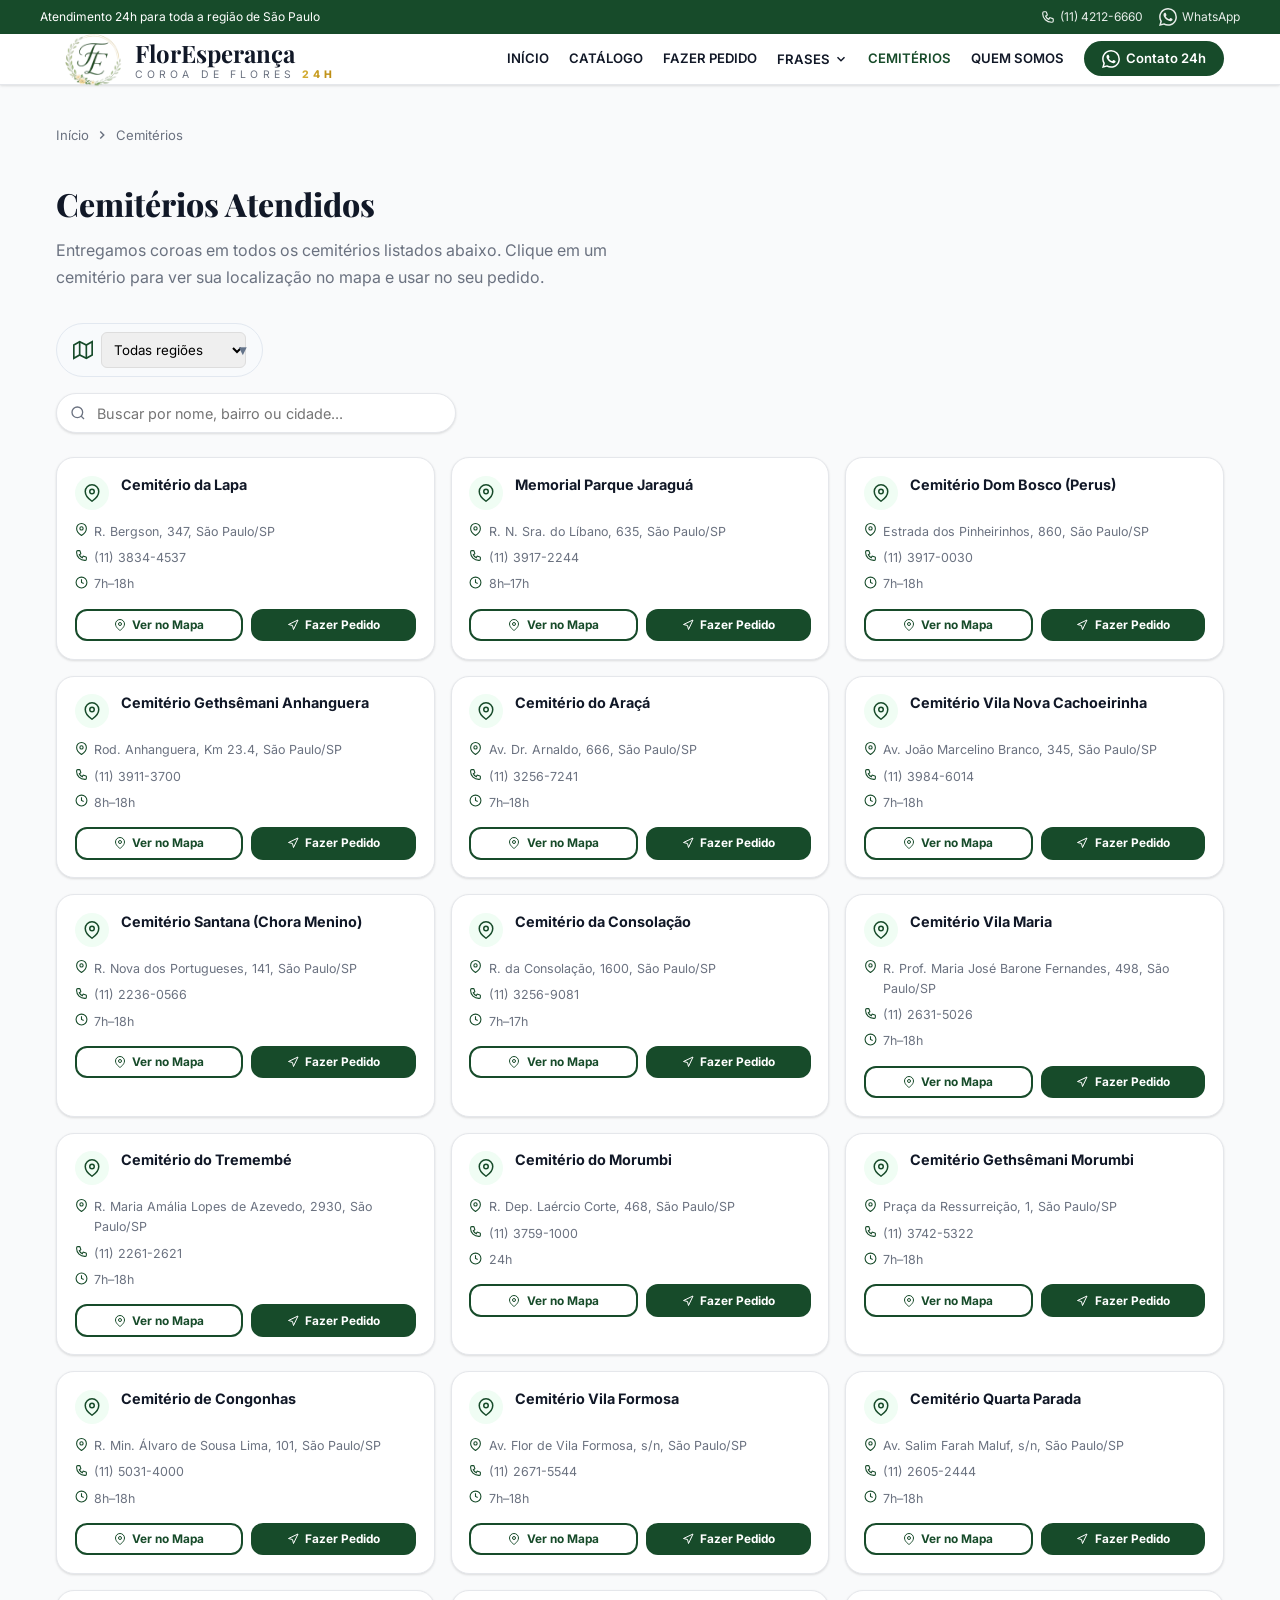
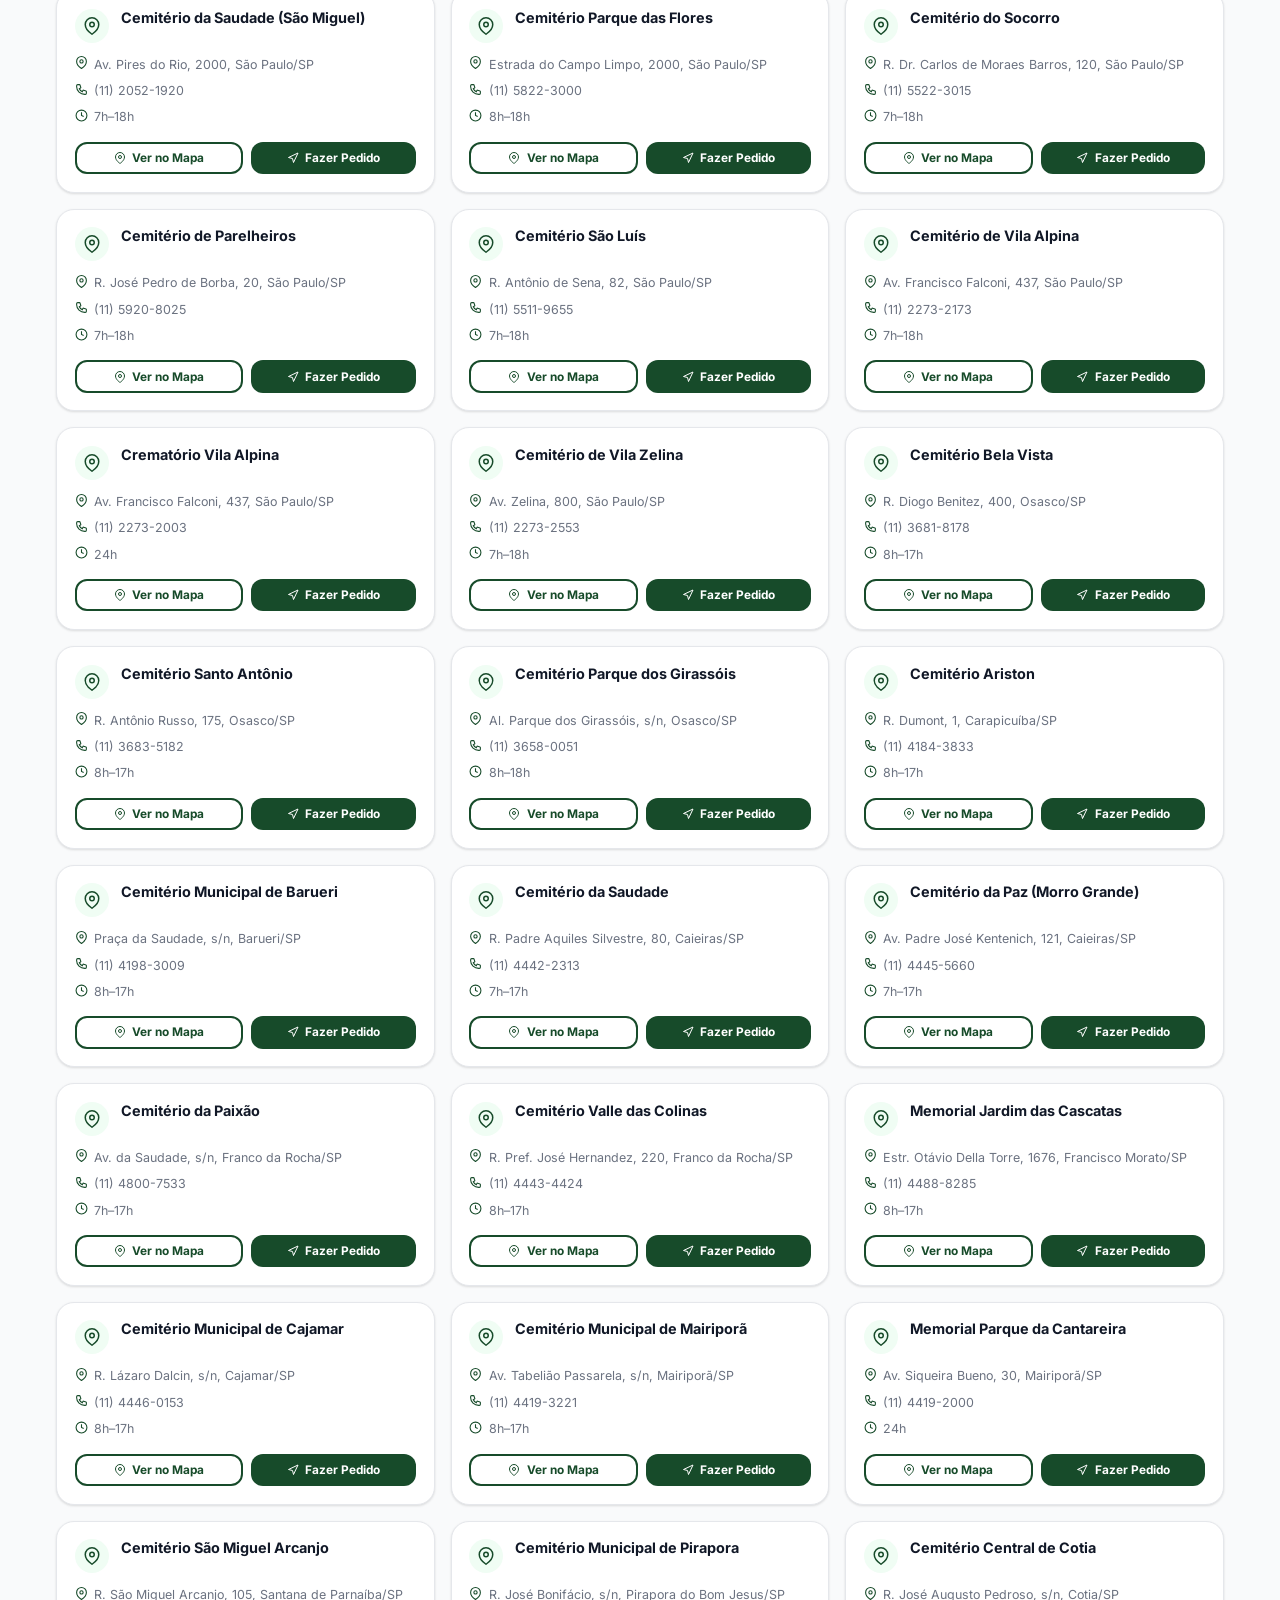
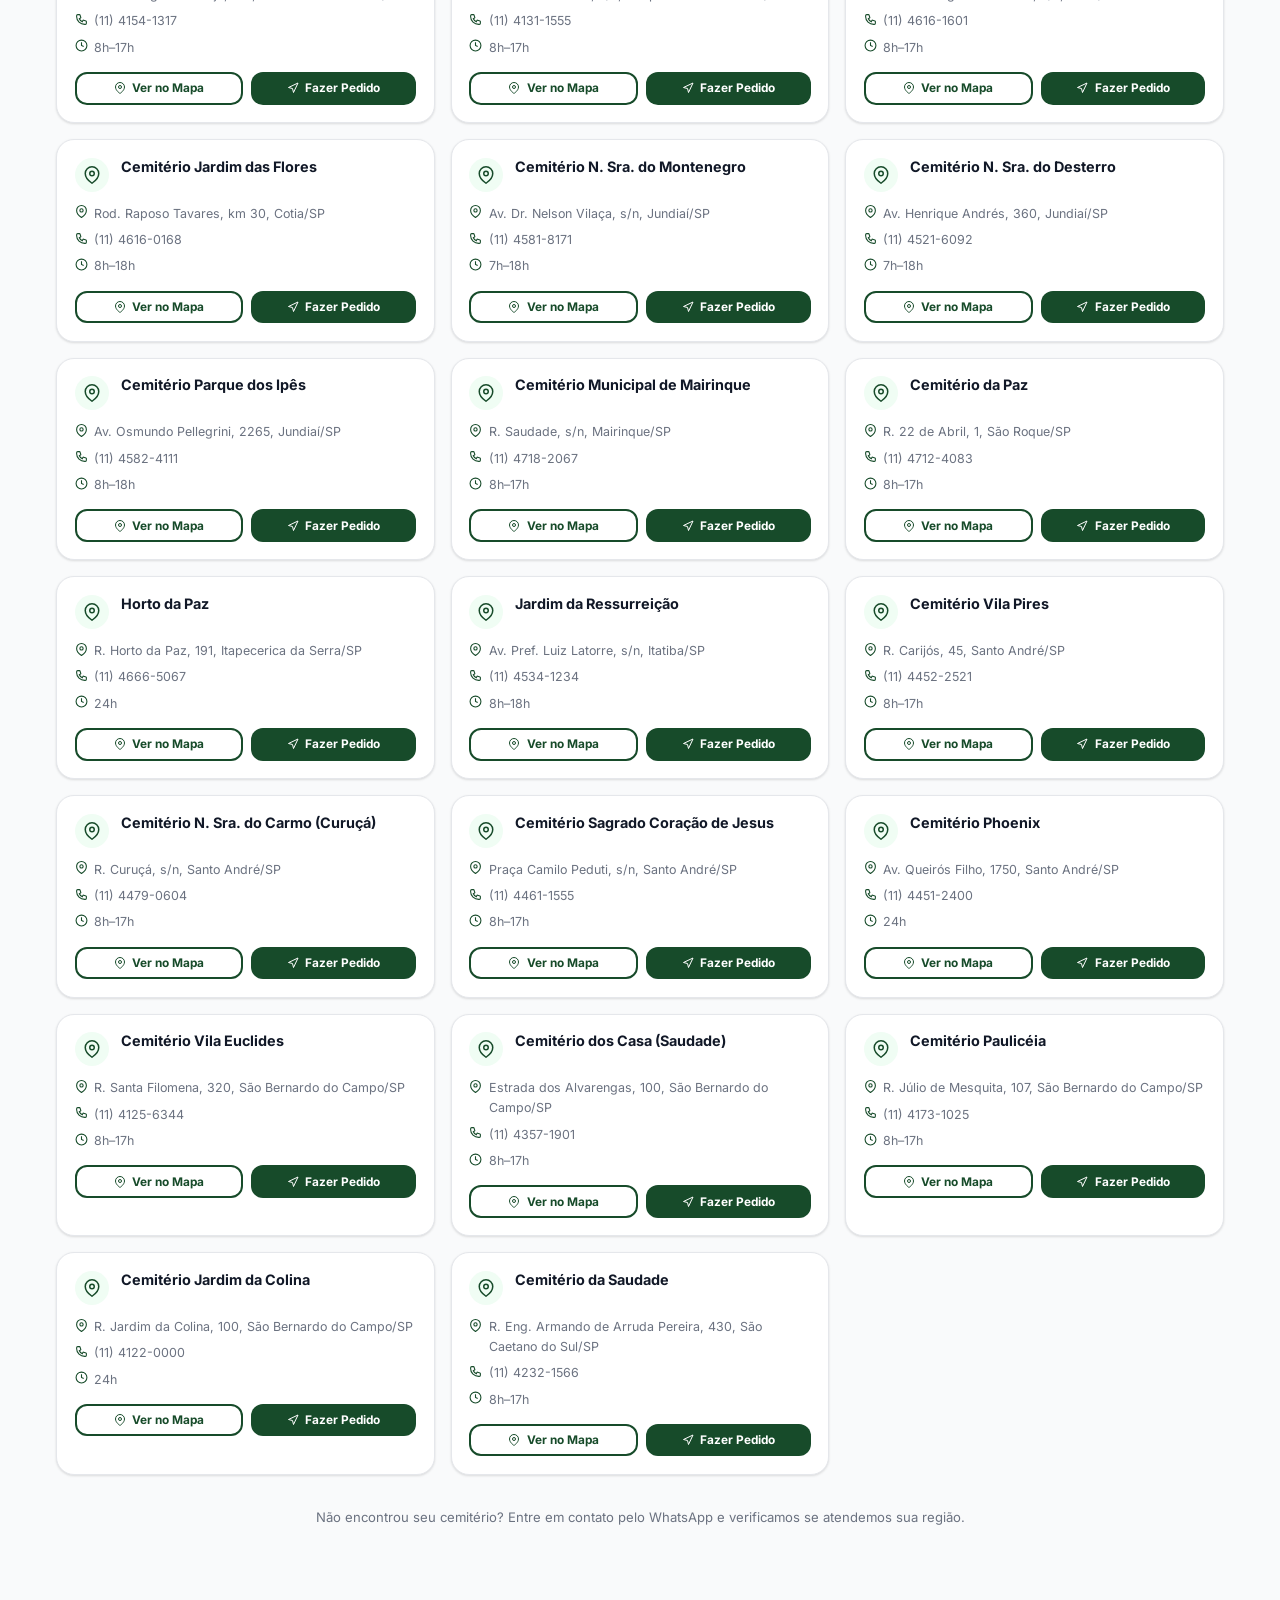
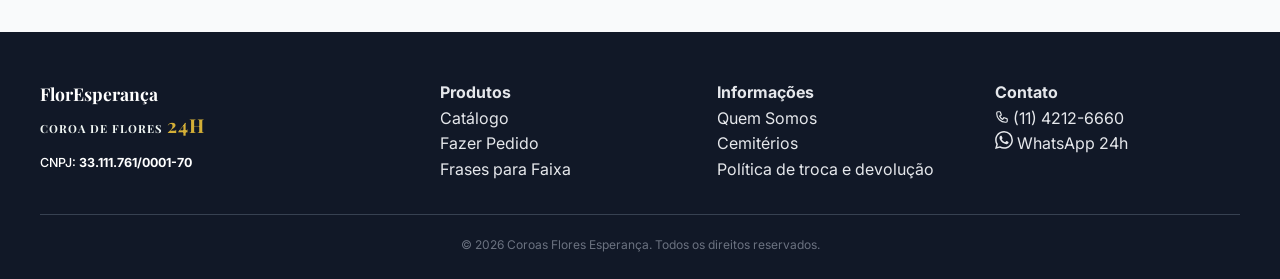
<file: cemiterios.html>
<!DOCTYPE html>
<html lang="pt-BR">
<head>
  <meta charset="UTF-8"/>
  <meta name="viewport" content="width=device-width, initial-scale=1.0"/>
  <title>Cemitérios Atendidos – Coroas Floresperança</title>
  <link rel="shortcut icon" href="./imagens/Logo.png" type="image/png"/>
  <link rel="stylesheet" href="./css/style.css"/>
</head>
<body>

<div id="header-placeholder"></div>

<main>
  <div class="cemiterios-page">
    <div class="breadcrumb">
      <a id="breadHome" href="#">Início</a>
      <svg viewBox="0 0 24 24" fill="none" stroke="currentColor" stroke-width="2.5"><polyline points="9 18 15 12 9 6"/></svg>
      <span>Cemitérios</span>
    </div>

    <h1 style="font-family:var(--font-serif);font-size:2rem;font-weight:800;margin-bottom:.5rem">Cemitérios Atendidos</h1>
    <p style="color:var(--muted);max-width:600px;margin-bottom:2rem;line-height:1.7">
      Entregamos coroas em todos os cemitérios listados abaixo. Clique em um cemitério para ver sua
      localização no mapa e usar no seu pedido.
    </p>

    <!-- Map panel (hidden until selected) -->
    <div class="cem-map-panel hidden" id="mapPanel">
      <div class="cem-map-panel__header">
        <div class="cem-map-panel__info">
          <svg viewBox="0 0 24 24" fill="none" stroke="currentColor" stroke-width="2"><path d="M21 10c0 7-9 13-9 13s-9-6-9-13a9 9 0 0118 0z"/><circle cx="12" cy="10" r="3"/></svg>
          <div>
            <strong id="mapName"></strong>
            <small id="mapAddr"></small>
          </div>
        </div>
        <div class="cem-map-panel__actions">
          <button id="mapOrderBtn" class="btn btn--primary btn--sm" style="display:none">Fazer Pedido</button>
          <button onclick="closeMap()" style="background:none;border:none;cursor:pointer;padding:.3rem;color:var(--muted);display:flex">
            <svg width="18" height="18" viewBox="0 0 24 24" fill="none" stroke="currentColor" stroke-width="2"><line x1="18" y1="6" x2="6" y2="18"/><line x1="6" y1="6" x2="18" y2="18"/></svg>
          </button>
        </div>
      </div>
      <iframe class="cem-map-iframe" id="mapIframe" title="Mapa" allowfullscreen loading="lazy"></iframe>
      <div class="cem-map-btns">
        <button id="mapOrderBtn2" class="btn btn--primary">
          <svg width="14" height="14" viewBox="0 0 24 24" fill="none" stroke="currentColor" stroke-width="2"><polygon points="3 11 22 2 13 21 11 13 3 11"/></svg>
          Fazer Pedido para Este Cemitério
        </button>
        <a id="mapGoogleBtn" href="#" target="_blank" rel="noreferrer" class="btn btn--outline">
          <svg width="14" height="14" viewBox="0 0 24 24" fill="none" stroke="currentColor" stroke-width="2"><path d="M21 10c0 7-9 13-9 13s-9-6-9-13a9 9 0 0118 0z"/><circle cx="12" cy="10" r="3"/></svg>
          Abrir no Google Maps
        </a>
      </div>
    </div>

    <!-- Seletor de Região -->
    <div class="region-selector" style="margin-bottom: 1rem; display: flex; align-items: center; gap: 8px;">
      <div style="color: var(--primary); display: flex; align-items: center;">
        <svg width="20" height="20" viewBox="0 0 24 24" fill="none" stroke="currentColor" stroke-width="2"><polygon points="1 6 1 22 8 18 16 22 23 18 23 2 16 6 8 2 1 6"></polygon><line x1="8" y1="2" x2="8" y2="18"></line><line x1="16" y1="6" x2="16" y2="22"></line></svg>
      </div>
      <select id="regionFilter" style="padding: 8px; border-radius: 6px; border: 1px solid #ddd; font-family: inherit; outline: none; cursor: pointer;">
        <option value="">Todas regiões</option>
        <option value="São Paulo">São Paulo</option>
        <option value="Osasco">Osasco</option>
        <option value="Carapicuíba">Carapicuíba</option>
        <option value="Barueri">Barueri</option>
        <option value="Caieiras">Caieiras</option>
        <option value="Franco da Rocha">Franco da Rocha</option>
        <option value="Mairiporã">Mairiporã</option>
        <option value="Jundiaí">Jundiaí</option>
        <option value="Santo André">Santo André</option>
        <option value="São Bernardo do Campo">São Bernardo</option>
        <option value="São Caetano do Sul">São Caetano</option>
      </select>
    </div>

    <div class="search-wrap" style="max-width:400px;margin-left:0;margin-bottom:1.5rem">
      <svg viewBox="0 0 24 24" fill="none" stroke="currentColor" stroke-width="2"><circle cx="11" cy="11" r="8"/><line x1="21" y1="21" x2="16.65" y2="16.65"/></svg>
      <input class="search-input" id="cemSearch" type="text" placeholder="Buscar por nome, bairro ou cidade..."/>
    </div>

    <div class="cem-grid" id="cemGrid"></div>

    <p style="text-align:center;color:var(--muted);font-size:.82rem;margin-top:2rem">
      Não encontrou seu cemitério?
      <a href="https://wa.me/551142126660?text=Olá%20Tenho%20interesse%20em%20Coroas.%20Poderia%20me%20ajudar%20com%20o%20pedido?" 
         target="_blank" rel="noreferrer">
         Entre em contato pelo WhatsApp
      </a>
      e verificamos se atendemos sua região.
    </p>
  </div>
</main>

<div id="footer-placeholder"></div>

<script src="./js/data.js"></script>
<script src="./js/main.js"></script>
<script>
  let selectedCem = null;
  let searchQ = '';
  let selectedRegion = '';

  function renderCems() {
    const q = searchQ.toLowerCase().trim();
    const region = selectedRegion;

    const filtered = CEMETERIES.filter(c => {
      const matchSearch = 
        c.name.toLowerCase().includes(q) || 
        c.address.toLowerCase().includes(q) || 
        c.city.toLowerCase().includes(q);

      const matchRegion = !region || 
        c.city.toLowerCase().includes(region.toLowerCase());

      return matchSearch && matchRegion;
    });

    const grid = document.getElementById('cemGrid');
    
    if (!filtered.length) { 
      grid.innerHTML = `<p style="grid-column:1/-1;text-align:center;padding:3rem;color:var(--muted)">Nenhum cemitério encontrado.</p>`; 
      return; 
    }

    grid.innerHTML = filtered.map(c => `
      <div class="cem-card${selectedCem===c.id?' selected':''}" data-id="${c.id}">
        <div class="cem-card__top">
          <div class="cem-card__icon"><svg width="18" height="18" viewBox="0 0 24 24" fill="none" stroke="currentColor" stroke-width="2"><path d="M21 10c0 7-9 13-9 13s-9-6-9-13a9 9 0 0118 0z"/><circle cx="12" cy="10" r="3"/></svg></div>
          <div class="cem-card__name">${c.name}</div>
        </div>
        <ul class="cem-card__info">
          <li><svg width="13" height="13" viewBox="0 0 24 24" fill="none" stroke="currentColor" stroke-width="2"><path d="M21 10c0 7-9 13-9 13s-9-6-9-13a9 9 0 0118 0z"/><circle cx="12" cy="10" r="3"/></svg>${c.address}, ${c.city}/${c.state}</li>
          ${c.phone ? `<li><svg width="13" height="13" viewBox="0 0 24 24" fill="none" stroke="currentColor" stroke-width="2"><path d="M3 5a2 2 0 012-2h3.28a1 1 0 01.948.684l1.498 4.493a1 1 0 01-.502 1.21l-2.257 1.13a11.042 11.042 0 005.516 5.516l1.13-2.257a1 1 0 011.21-.502l4.493 1.498a1 1 0 01.684.948V19a2 2 0 01-2 2h-1C9.716 21 3 14.284 3 7V5z"/></svg>${c.phone}</li>` : ''}
          <li><svg width="13" height="13" viewBox="0 0 24 24" fill="none" stroke="currentColor" stroke-width="2"><circle cx="12" cy="12" r="10"/><polyline points="12 6 12 12 16 14"/></svg>${c.hours}</li>
        </ul>
        <div class="cem-card__actions">
          <button class="btn btn--outline btn--sm" onclick="selectCem(${c.id}, event)">
            <svg width="12" height="12" viewBox="0 0 24 24" fill="none" stroke="currentColor" stroke-width="2"><path d="M21 10c0 7-9 13-9 13s-9-6-9-13a9 9 0 0118 0z"/><circle cx="12" cy="10" r="3"/></svg>
            Ver no Mapa
          </button>
          <button class="btn btn--primary btn--sm" onclick="orderCem(${c.id}, event)">
            <svg width="12" height="12" viewBox="0 0 24 24" fill="none" stroke="currentColor" stroke-width="2"><polygon points="3 11 22 2 13 21 11 13 3 11"/></svg>
            Fazer Pedido
          </button>
        </div>
      </div>
    `).join('');
  }

  function cemLabel(c) { 
    return `${c.name} - ${c.address}, ${c.city}/${c.state}`; 
  }

  function selectCem(id, e) {
    if (e) e.stopPropagation();
    const c = CEMETERIES.find(x => x.id === id);
    if (!c) return;
    
    selectedCem = id;
    document.getElementById('mapName').textContent = c.name;
    document.getElementById('mapAddr').textContent = `${c.address}, ${c.city}/${c.state}`;
    document.getElementById('mapIframe').src = `https://maps.google.com/maps?q=${encodeURIComponent(c.mapQuery)}&output=embed&z=15`;
    
    const base = getBase();
    const orderUrl = `${base}pedido.html?cemiterio=${encodeURIComponent(cemLabel(c))}`;
    
    document.getElementById('mapOrderBtn').onclick = () => window.location.href = orderUrl;
    document.getElementById('mapOrderBtn2').onclick = () => window.location.href = orderUrl;
    document.getElementById('mapGoogleBtn').href = `https://www.google.com/maps/search/?api=1&query=${encodeURIComponent(c.mapQuery)}`;
    
    document.getElementById('mapPanel').classList.remove('hidden');
    document.getElementById('mapOrderBtn').style.display = '';
    window.scrollTo({ top: 0, behavior: 'smooth' });
    renderCems();
  }

  function orderCem(id, e) {
    if (e) e.stopPropagation();
    const c = CEMETERIES.find(x => x.id === id);
    if (!c) return;
    window.location.href = getBase() + `pedido.html?cemiterio=${encodeURIComponent(cemLabel(c))}`;
  }

  function closeMap() {
    selectedCem = null;
    document.getElementById('mapPanel').classList.add('hidden');
    document.getElementById('mapIframe').src = '';
    renderCems();
  }

  // Event Listeners
  document.getElementById('cemSearch').addEventListener('input', e => {
    searchQ = e.target.value;
    renderCems();
  });

  document.getElementById('regionFilter').addEventListener('change', e => {
    selectedRegion = e.target.value;
    renderCems();
  });

  document.getElementById('cemGrid').addEventListener('click', e => {
    const card = e.target.closest('.cem-card');
    if (card && !e.target.closest('button')) {
      selectCem(+card.dataset.id);
    }
  });

  document.addEventListener('DOMContentLoaded', () => {
    document.getElementById('breadHome').href = getBase() + 'index.html';
    renderCems();
  });
</script>
</body>
</html>
</file>
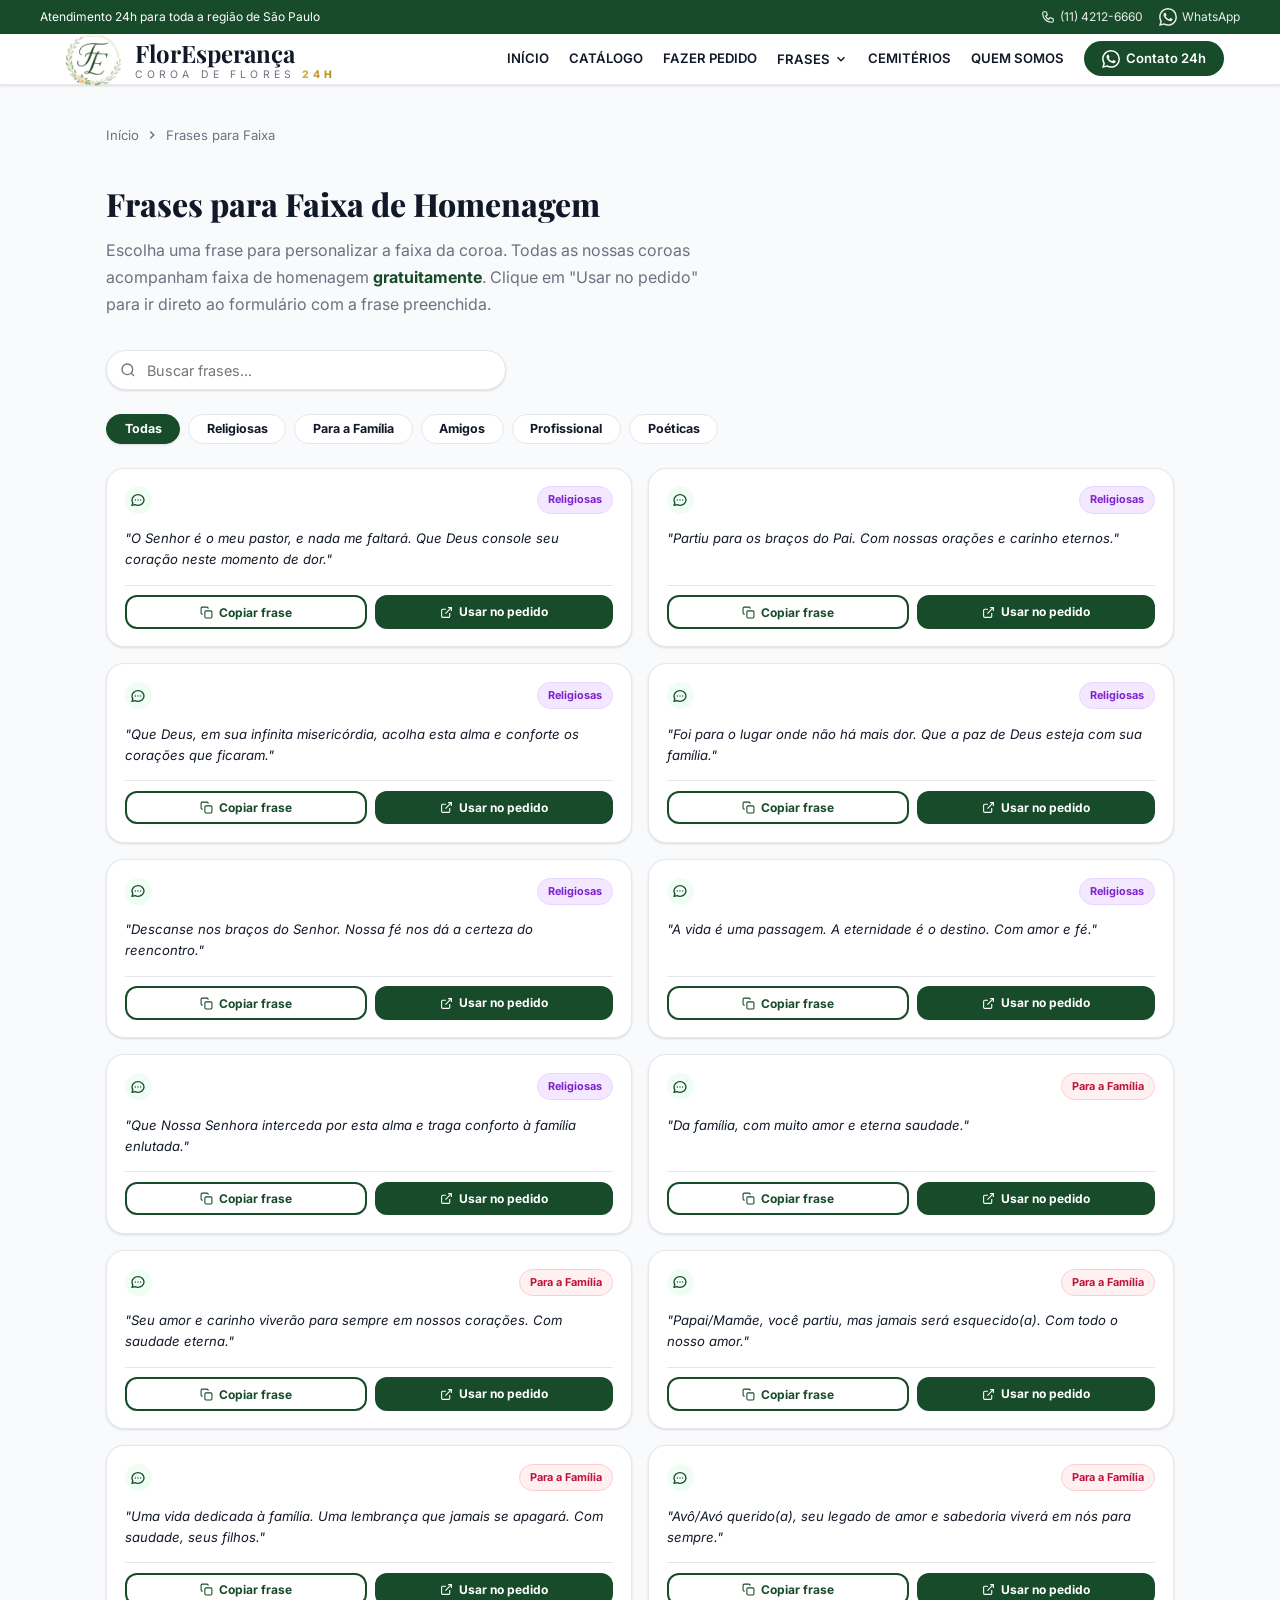
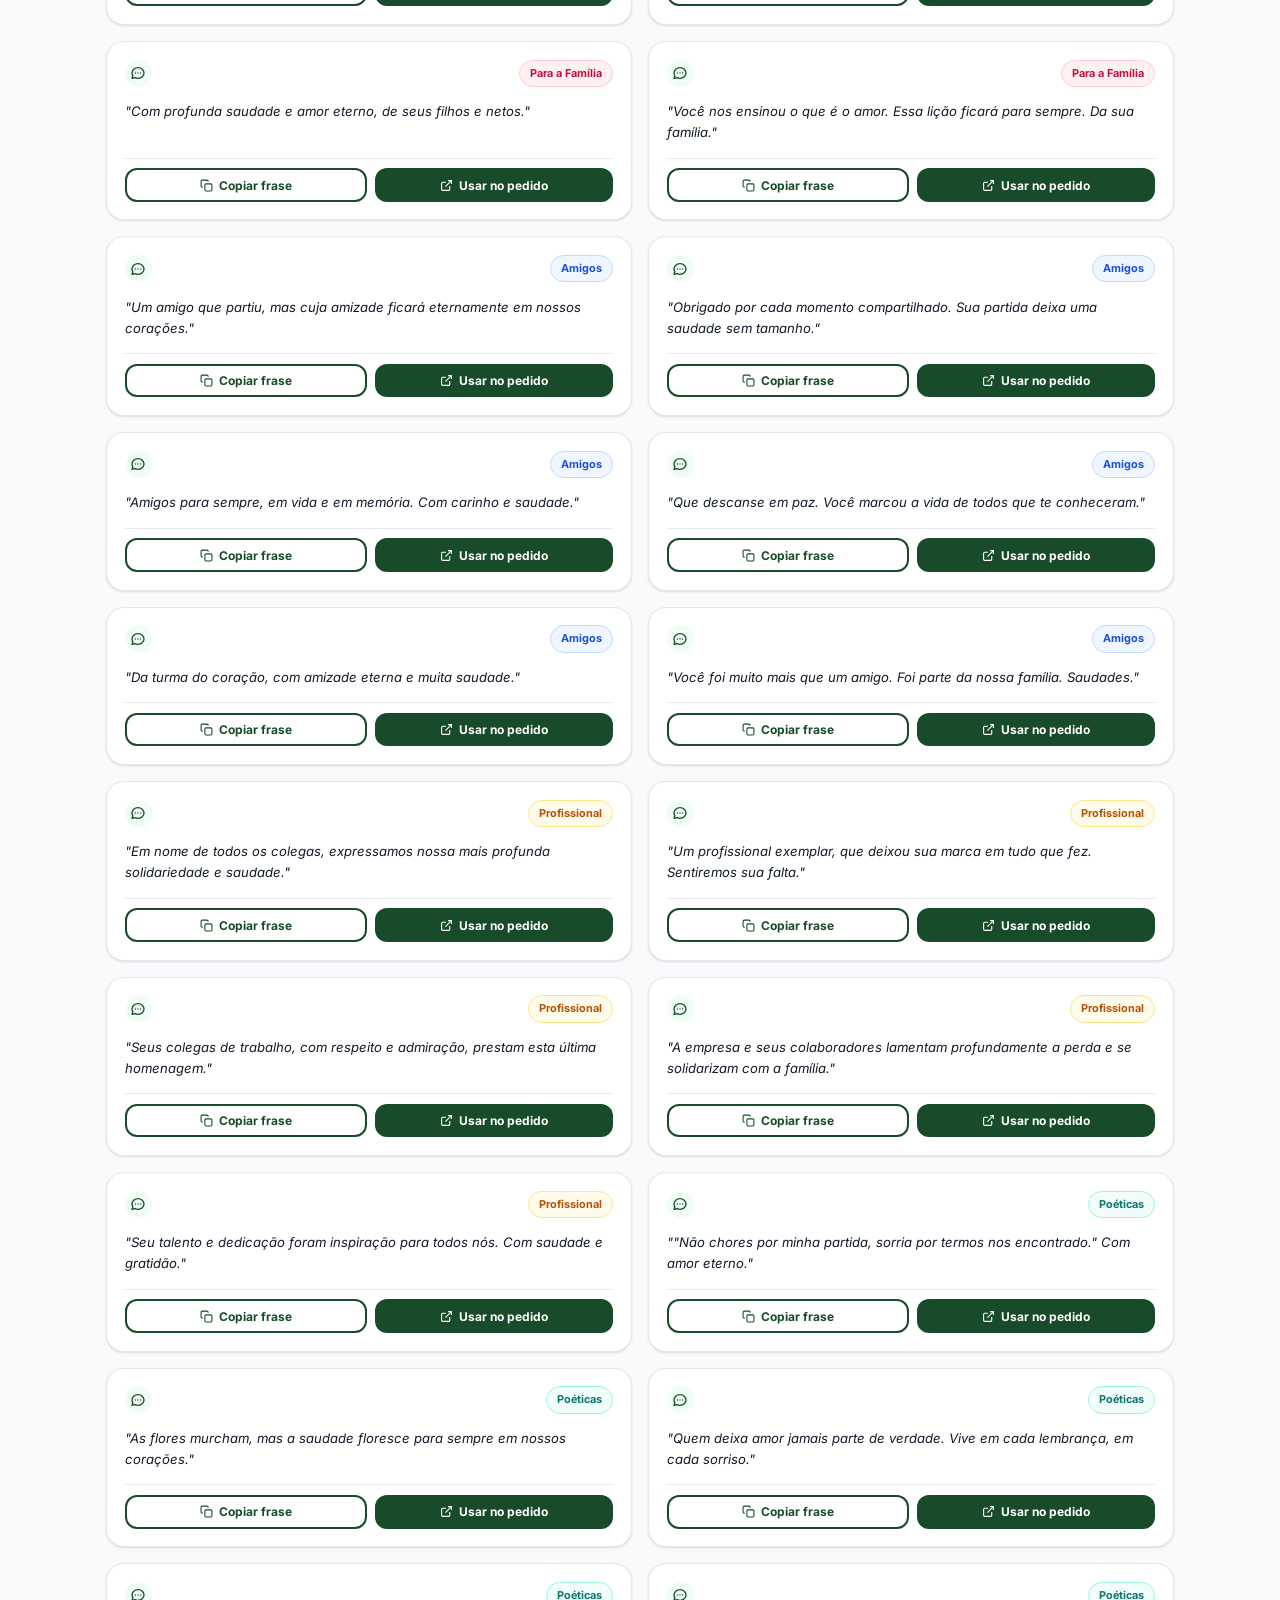
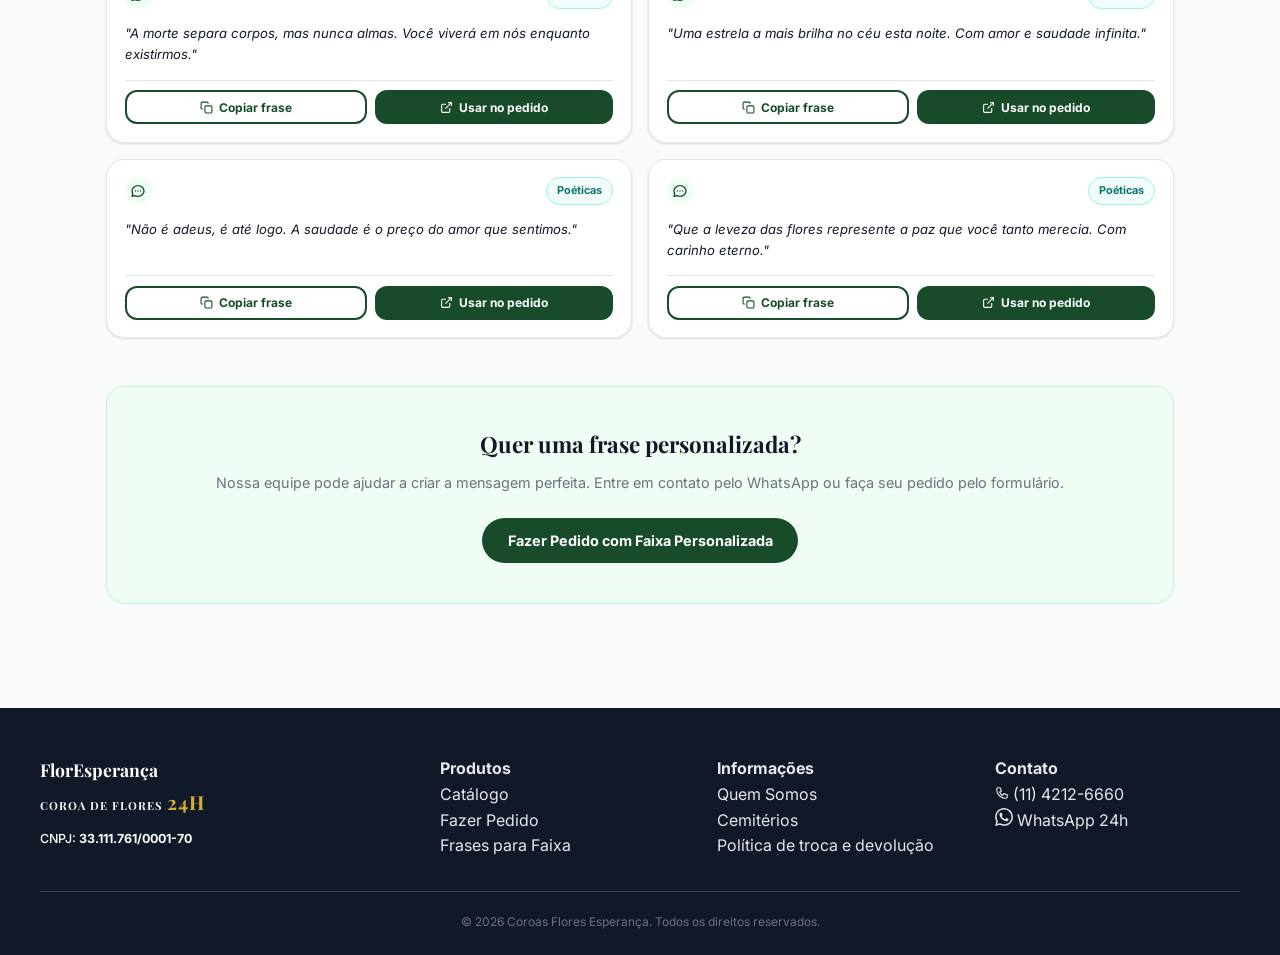
<file: frases.html>
<!DOCTYPE html>
<html lang="pt-BR">
<head>
  <meta charset="UTF-8"/>
  <meta name="viewport" content="width=device-width, initial-scale=1.0"/>
  <title>Frases para Faixa – Coroas Floresperança</title>
  <link rel="shortcut icon" href="./imagens/Logo.png" type="image/png"/>
  <link rel="stylesheet" href="./css/style.css"/>
</head>
<body>

<div id="header-placeholder"></div>

<main>
  <div class="frases-page">
    <div class="breadcrumb">
      <a id="breadHome" href="#">Início</a>
      <svg viewBox="0 0 24 24" fill="none" stroke="currentColor" stroke-width="2.5"><polyline points="9 18 15 12 9 6"/></svg>
      <span>Frases para Faixa</span>
    </div>

    <h1 style="font-family:var(--font-serif);font-size:2rem;font-weight:800;margin-bottom:.5rem">Frases para Faixa de Homenagem</h1>
    <p style="color:var(--muted);max-width:600px;margin-bottom:2rem;line-height:1.7">
      Escolha uma frase para personalizar a faixa da coroa. Todas as nossas coroas acompanham faixa de homenagem
      <strong style="color:var(--primary)">gratuitamente</strong>.
      Clique em "Usar no pedido" para ir direto ao formulário com a frase preenchida.
    </p>

    <div class="search-wrap" style="max-width:400px;margin-left:0;margin-bottom:1.5rem">
      <svg viewBox="0 0 24 24" fill="none" stroke="currentColor" stroke-width="2"><circle cx="11" cy="11" r="8"/><line x1="21" y1="21" x2="16.65" y2="16.65"/></svg>
      <input class="search-input" id="fraseSearch" type="text" placeholder="Buscar frases..."/>
    </div>

    <div class="cat-pills" id="fraseCatPills" style="justify-content:flex-start">
      <button class="cat-pill active" data-cat="Todas">Todas</button>
    </div>

    <div class="frases-grid" id="frasesGrid" style="margin-top:1.5rem"></div>

    <div class="cta-box" style="margin-top:3rem">
      <h3>Quer uma frase personalizada?</h3>
      <p>Nossa equipe pode ajudar a criar a mensagem perfeita. Entre em contato pelo WhatsApp ou faça seu pedido pelo formulário.</p>
      <div class="cta-box__btns">
        <a id="ctaPedido" href="#" class="btn btn--primary">Fazer Pedido com Faixa Personalizada</a>
      </div>
    </div>
  </div>
</main>

<div id="footer-placeholder"></div>

<script src="./js/data.js"></script>
<script src="./js/main.js"></script>
<script>
  const BADGE_CLASS = { "Religiosas": "badge-religiosas", "Para a Família": "badge-familia", "Amigos": "badge-amigos", "Profissional": "badge-profissional", "Poéticas": "badge-poeticas" };

  let activeCat = 'Todas';
  let searchQ = '';
  let copied = null;

  function renderPills() {
    const pills = document.getElementById('fraseCatPills');
    const cats = ['Todas', ...PHRASE_CATS];
    pills.innerHTML = cats.map(c =>
      `<button class="cat-pill${c===activeCat?' active':''}" data-cat="${c}">${c}</button>`
    ).join('');
    pills.addEventListener('click', e => {
      const p = e.target.closest('.cat-pill');
      if (!p) return;
      activeCat = p.dataset.cat;
      renderPills(); renderGrid();
    });
  }

  function renderGrid() {
    const base = getBase();
    const filtered = PHRASES.filter(p => {
      const matchCat = activeCat === 'Todas' || p.cat === activeCat;
      return matchCat && p.text.toLowerCase().includes(searchQ.toLowerCase());
    });
    const grid = document.getElementById('frasesGrid');
    if (!filtered.length) { grid.innerHTML = `<p style="grid-column:1/-1;text-align:center;padding:3rem;color:var(--muted)">Nenhuma frase encontrada.</p>`; return; }
    grid.innerHTML = filtered.map(p => `
      <div class="frase-card">
        <div class="frase-card__top">
          <div class="frase-card__quote"><svg width="16" height="16" viewBox="0 0 24 24" fill="none" stroke="currentColor" stroke-width="2"><path stroke-linecap="round" stroke-linejoin="round" d="M8 12h.01M12 12h.01M16 12h.01M21 12c0 4.418-4.03 8-9 8a9.863 9.863 0 01-4.255-.949L3 20l1.395-3.72C3.512 15.042 3 13.574 3 12c0-4.418 4.03-8 9-8s9 3.582 9 8z"/></svg></div>
          <span class="frase-card__badge ${BADGE_CLASS[p.cat]||''}">${p.cat}</span>
        </div>
        <p class="frase-card__text">"${p.text}"</p>
        <div class="frase-card__actions">
          <button class="btn btn--outline btn--sm" onclick="copyFrase(${p.id}, this)">
            <svg width="13" height="13" viewBox="0 0 24 24" fill="none" stroke="currentColor" stroke-width="2"><rect x="9" y="9" width="13" height="13" rx="2"/><path d="M5 15H4a2 2 0 01-2-2V4a2 2 0 012-2h9a2 2 0 012 2v1"/></svg>
            Copiar frase
          </button>
          <a href="${base}pedido.html?faixa=${encodeURIComponent(p.text)}" class="btn btn--primary btn--sm">
            <svg width="13" height="13" viewBox="0 0 24 24" fill="none" stroke="currentColor" stroke-width="2"><path d="M18 13v6a2 2 0 01-2 2H5a2 2 0 01-2-2V8a2 2 0 012-2h6"/><polyline points="15 3 21 3 21 9"/><line x1="10" y1="14" x2="21" y2="3"/></svg>
            Usar no pedido
          </a>
        </div>
      </div>
    `).join('');
  }

  function copyFrase(id, btn) {
    const phrase = PHRASES.find(p => p.id === id);
    if (!phrase) return;
    navigator.clipboard.writeText(phrase.text).then(() => {
      const orig = btn.innerHTML;
      btn.innerHTML = '<svg width="13" height="13" viewBox="0 0 24 24" fill="none" stroke="currentColor" stroke-width="2.5"><polyline points="20 6 9 17 4 12"/></svg> Copiado!';
      btn.style.color = 'var(--primary)';
      setTimeout(() => { btn.innerHTML = orig; btn.style.color = ''; }, 2000);
    });
  }

  document.getElementById('fraseSearch').addEventListener('input', e => {
    searchQ = e.target.value;
    renderGrid();
  });

  document.addEventListener('DOMContentLoaded', () => {
    document.getElementById('breadHome').href = getBase() + 'index.html';
    document.getElementById('ctaPedido').href = getBase() + 'pedido.html';
    renderPills();
    renderGrid();
  });
</script>
</body>
</html>
</file>
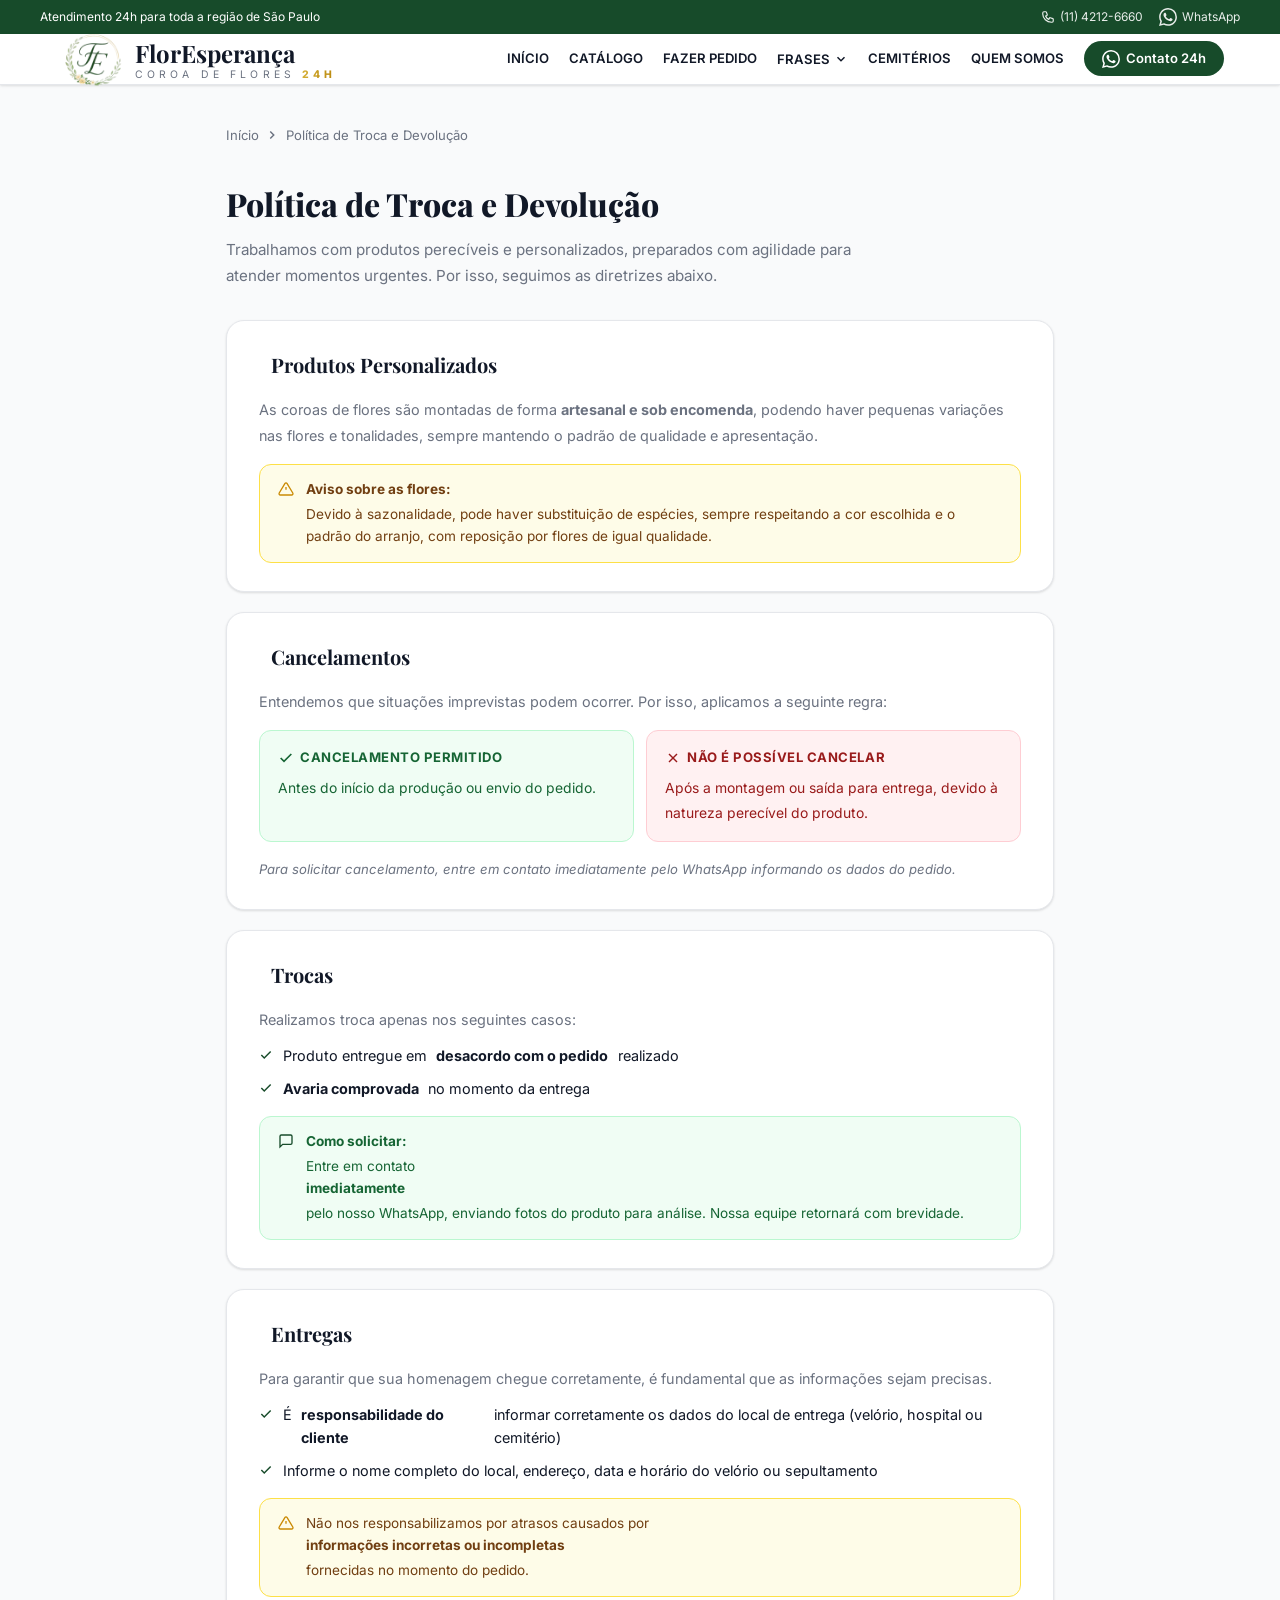
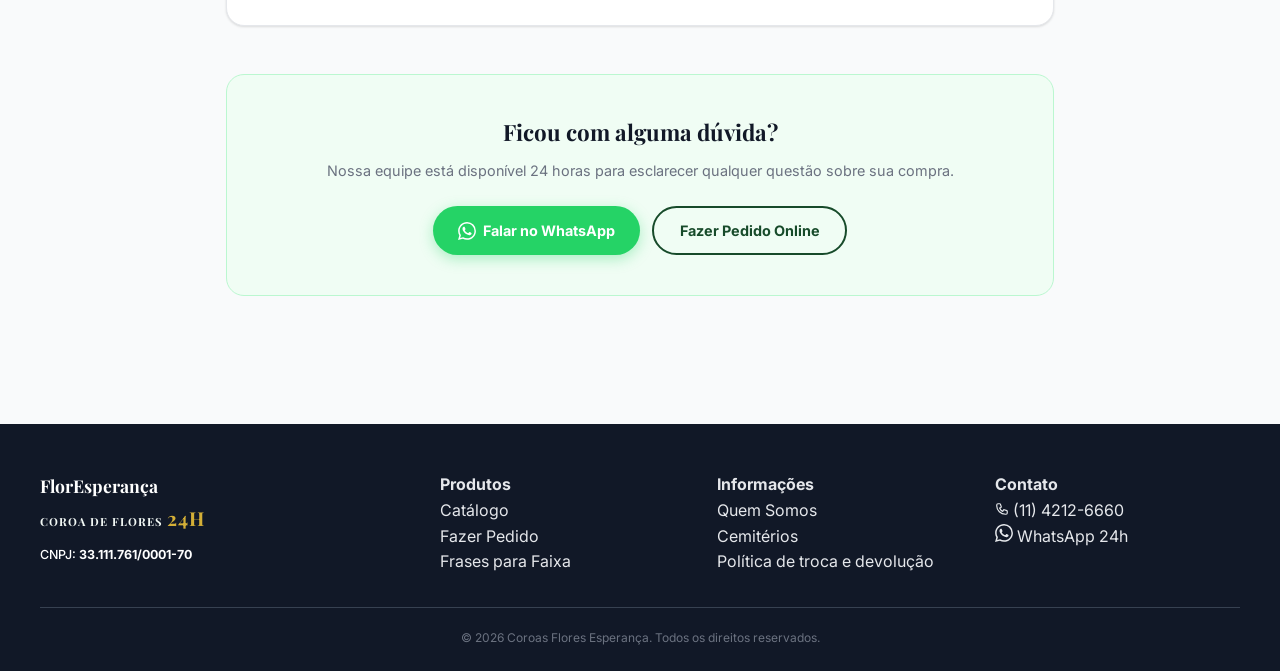
<file: politica-de-devolucao.html>
<!DOCTYPE html>
<html lang="pt-BR">
<head>
  <meta charset="UTF-8"/>
  <meta name="viewport" content="width=device-width, initial-scale=1.0"/>
  <meta name="description" content="Política de Troca e Devolução da Coroas Floresperança. Saiba como funcionam cancelamentos, trocas e responsabilidades de entrega."/>
  <title>Política de Troca e Devolução – Coroas Floresperança</title>
  <link rel="shortcut icon" href="./imagens/Logo.png" type="image/png"/>
  <link rel="stylesheet" href="./css/style.css"/>
</head>
<body>

<div id="header-placeholder"></div>

<main>
  <div class="politica-page">

    <div class="breadcrumb">
      <a id="breadHome" href="#">Início</a>
      <svg viewBox="0 0 24 24" fill="none" stroke="currentColor" stroke-width="2.5"><polyline points="9 18 15 12 9 6"/></svg>
      <span>Política de Troca e Devolução</span>
    </div>

    <div class="politica-header">
      <h1>Política de Troca e Devolução</h1>
      <p>Trabalhamos com produtos perecíveis e personalizados, preparados com agilidade para atender momentos urgentes. Por isso, seguimos as diretrizes abaixo.</p>
    </div>

    <!-- 1. Produtos Personalizados -->
    <div class="politica-card">
      <div class="politica-card__title">
        <span class="politica-icon"></span>
        <h2>Produtos Personalizados</h2>
      </div>
      <p>As coroas de flores são montadas de forma <strong>artesanal e sob encomenda</strong>, podendo haver pequenas variações nas flores e tonalidades, sempre mantendo o padrão de qualidade e apresentação.</p>
      <div class="politica-notice politica-notice--warning">
        <svg width="16" height="16" viewBox="0 0 24 24" fill="none" stroke="currentColor" stroke-width="2"><path d="M10.29 3.86L1.82 18a2 2 0 001.71 3h16.94a2 2 0 001.71-3L13.71 3.86a2 2 0 00-3.42 0z"/><line x1="12" y1="9" x2="12" y2="13"/><line x1="12" y1="17" x2="12.01" y2="17"/></svg>
        <div>
          <strong>Aviso sobre as flores:</strong> Devido à sazonalidade, pode haver substituição de espécies, sempre respeitando a cor escolhida e o padrão do arranjo, com reposição por flores de igual qualidade.
        </div>
      </div>
    </div>

    <!-- 2. Cancelamentos -->
    <div class="politica-card">
      <div class="politica-card__title">
        <span class="politica-icon"></span>
        <h2>Cancelamentos</h2>
      </div>
      <p>Entendemos que situações imprevistas podem ocorrer. Por isso, aplicamos a seguinte regra:</p>

      <div class="politica-split">
        <div class="politica-split__item politica-split__item--ok">
          <div class="politica-split__label">
            <svg width="16" height="16" viewBox="0 0 24 24" fill="none" stroke="currentColor" stroke-width="2.5"><polyline points="20 6 9 17 4 12"/></svg>
            Cancelamento permitido
          </div>
          <p>Antes do início da produção ou envio do pedido.</p>
        </div>
        <div class="politica-split__item politica-split__item--no">
          <div class="politica-split__label">
            <svg width="16" height="16" viewBox="0 0 24 24" fill="none" stroke="currentColor" stroke-width="2"><line x1="18" y1="6" x2="6" y2="18"/><line x1="6" y1="6" x2="18" y2="18"/></svg>
            Não é possível cancelar
          </div>
          <p>Após a montagem ou saída para entrega, devido à natureza perecível do produto.</p>
        </div>
      </div>

      <p class="politica-tip">Para solicitar cancelamento, entre em contato imediatamente pelo WhatsApp informando os dados do pedido.</p>
    </div>

    <!-- 3. Trocas -->
    <div class="politica-card">
      <div class="politica-card__title">
        <span class="politica-icon"></span>
        <h2>Trocas</h2>
      </div>
      <p>Realizamos troca apenas nos seguintes casos:</p>
      <ul class="politica-list">
        <li>
          <svg width="14" height="14" viewBox="0 0 24 24" fill="none" stroke="currentColor" stroke-width="2.5"><polyline points="20 6 9 17 4 12"/></svg>
          Produto entregue em <strong>desacordo com o pedido</strong> realizado
        </li>
        <li>
          <svg width="14" height="14" viewBox="0 0 24 24" fill="none" stroke="currentColor" stroke-width="2.5"><polyline points="20 6 9 17 4 12"/></svg>
          <strong>Avaria comprovada</strong> no momento da entrega
        </li>
      </ul>

      <div class="politica-notice politica-notice--green">
        <svg width="16" height="16" viewBox="0 0 24 24" fill="none" stroke="currentColor" stroke-width="2"><path d="M21 15a2 2 0 01-2 2H7l-4 4V5a2 2 0 012-2h14a2 2 0 012 2z"/></svg>
        <div>
          <strong>Como solicitar:</strong> Entre em contato <strong>imediatamente</strong> pelo nosso WhatsApp, enviando fotos do produto para análise. Nossa equipe retornará com brevidade.
        </div>
      </div>
    </div>

    <!-- 4. Entregas -->
    <div class="politica-card">
      <div class="politica-card__title">
        <span class="politica-icon"></span>
        <h2>Entregas</h2>
      </div>
      <p>Para garantir que sua homenagem chegue corretamente, é fundamental que as informações sejam precisas.</p>

      <ul class="politica-list">
        <li>
          <svg width="14" height="14" viewBox="0 0 24 24" fill="none" stroke="currentColor" stroke-width="2.5"><polyline points="20 6 9 17 4 12"/></svg>
          É <strong>responsabilidade do cliente</strong> informar corretamente os dados do local de entrega (velório, hospital ou cemitério)
        </li>
        <li>
          <svg width="14" height="14" viewBox="0 0 24 24" fill="none" stroke="currentColor" stroke-width="2.5"><polyline points="20 6 9 17 4 12"/></svg>
          Informe o nome completo do local, endereço, data e horário do velório ou sepultamento
        </li>
      </ul>

      <div class="politica-notice politica-notice--warning">
        <svg width="16" height="16" viewBox="0 0 24 24" fill="none" stroke="currentColor" stroke-width="2"><path d="M10.29 3.86L1.82 18a2 2 0 001.71 3h16.94a2 2 0 001.71-3L13.71 3.86a2 2 0 00-3.42 0z"/><line x1="12" y1="9" x2="12" y2="13"/><line x1="12" y1="17" x2="12.01" y2="17"/></svg>
        <div>
          Não nos responsabilizamos por atrasos causados por <strong>informações incorretas ou incompletas</strong> fornecidas no momento do pedido.
        </div>
      </div>
    </div>

    <!-- CTA -->
    <div class="cta-box">
      <h3>Ficou com alguma dúvida?</h3>
      <p>Nossa equipe está disponível 24 horas para esclarecer qualquer questão sobre sua compra.</p>
      <div class="cta-box__btns">
        <a href="https://wa.me/551142126660?text=Olá%20Tenho%20interesse%20em%20Coroas.%20Poderia%20me%20ajudar%20com%20o%20pedido?"  target="_blank" rel="noreferrer" class="btn btn--wapp">
          <svg width="18" height="18" viewBox="0 0 24 24" fill="currentColor"><path d="M17.472 14.382c-.297-.149-1.758-.867-2.03-.967-.273-.099-.471-.148-.67.15-.197.297-.767.966-.94 1.164-.173.199-.347.223-.644.075-.297-.15-1.255-.463-2.39-1.475-.883-.788-1.48-1.761-1.653-2.059-.173-.297-.018-.458.13-.606.134-.133.298-.347.446-.52.149-.174.198-.298.298-.497.099-.198.05-.371-.025-.52-.075-.149-.669-1.612-.916-2.207-.242-.579-.487-.5-.669-.51-.173-.008-.371-.01-.57-.01-.198 0-.52.074-.792.372-.272.297-1.04 1.016-1.04 2.479 0 1.462 1.065 2.875 1.213 3.074.149.198 2.096 3.2 5.077 4.487.709.306 1.262.489 1.694.625.712.227 1.36.195 1.871.118.571-.085 1.758-.719 2.006-1.413.248-.694.248-1.289.173-1.413-.074-.124-.272-.198-.57-.347m-5.421 7.403h-.004a9.87 9.87 0 01-5.031-1.378l-.361-.214-3.741.982.998-3.648-.235-.374a9.86 9.86 0 01-1.51-5.26c.001-5.45 4.436-9.884 9.888-9.884 2.64 0 5.122 1.03 6.988 2.898a9.825 9.825 0 012.893 6.994c-.003 5.45-4.437 9.884-9.885 9.884m8.413-18.297A11.815 11.815 0 0012.05 0C5.495 0 .16 5.335.157 11.892c0 2.096.547 4.142 1.588 5.945L.057 24l6.305-1.654a11.882 11.882 0 005.683 1.448h.005c6.554 0 11.89-5.335 11.893-11.893a11.821 11.821 0 00-3.48-8.413z"/></svg>
          Falar no WhatsApp
        </a>
        <a id="linkPedido" href="#" class="btn btn--outline">Fazer Pedido Online</a>
      </div>
    </div>

  </div>
</main>

<div id="footer-placeholder"></div>

<style>
.politica-page {
  max-width: 860px;
  margin: 0 auto;
  padding: 2.5rem 1rem 4rem;
}

.politica-header {
  margin-bottom: 2rem;
}
.politica-header h1 {
  font-family: var(--font-serif);
  font-size: 2rem;
  font-weight: 800;
  color: var(--text);
  margin-bottom: .5rem;
}
.politica-header p {
  color: var(--muted);
  font-size: .95rem;
  line-height: 1.7;
  max-width: 640px;
}

/* Cards */
.politica-card {
  background: var(--white);
  border: 1px solid var(--border);
  border-radius: var(--radius-lg);
  padding: 1.75rem 2rem;
  margin-bottom: 1.25rem;
  box-shadow: var(--shadow-sm);
}
.politica-card p {
  font-size: .9rem;
  color: var(--muted);
  line-height: 1.75;
  margin-bottom: .75rem;
}
.politica-card p:last-child { margin-bottom: 0; }

/* Card title */
.politica-card__title {
  display: flex;
  align-items: center;
  gap: .75rem;
  margin-bottom: 1rem;
}
.politica-card__title h2 {
  font-family: var(--font-serif);
  font-size: 1.25rem;
  font-weight: 700;
  color: var(--text);
}
.politica-icon {
  font-size: 1.4rem;
  line-height: 1;
}

/* Notice boxes */
.politica-notice {
  display: flex;
  align-items: flex-start;
  gap: .75rem;
  border-radius: var(--radius);
  padding: .9rem 1.1rem;
  font-size: .85rem;
  line-height: 1.6;
  margin-top: 1rem;
}
.politica-notice svg { flex-shrink: 0; margin-top: .1rem; }
.politica-notice strong { display: block; margin-bottom: .2rem; }

.politica-notice--green {
  background: var(--primary-bg);
  border: 1px solid var(--primary-br);
  color: #166534;
}
.politica-notice--green svg { color: var(--primary); }

.politica-notice--warning {
  background: #fefce8;
  border: 1px solid #fde047;
  color: #713f12;
}
.politica-notice--warning svg { color: #ca8a04; }

/* Bullet list */
.politica-list {
  display: flex;
  flex-direction: column;
  gap: .6rem;
  margin: .75rem 0 1rem;
  list-style: none;
}
.politica-list li {
  display: flex;
  align-items: flex-start;
  gap: .6rem;
  font-size: .9rem;
  color: var(--text);
  line-height: 1.6;
}
.politica-list li svg {
  color: var(--primary);
  flex-shrink: 0;
  margin-top: .25rem;
}

/* Split block (cancelamento) */
.politica-split {
  display: grid;
  grid-template-columns: 1fr 1fr;
  gap: .75rem;
  margin: 1rem 0;
}
.politica-split__item {
  border-radius: var(--radius);
  padding: 1rem 1.1rem;
  font-size: .88rem;
  line-height: 1.6;
}
.politica-split__item p { margin: 0; font-size: .87rem; }

.politica-split__item--ok {
  background: var(--primary-bg);
  border: 1px solid var(--primary-br);
  color: #166534;
}
.politica-split__item--ok p { color: #166534; }

.politica-split__item--no {
  background: #fff1f2;
  border: 1px solid #fecdd3;
  color: #991b1b;
}
.politica-split__item--no p { color: #991b1b; }

.politica-split__label {
  display: flex;
  align-items: center;
  gap: .4rem;
  font-weight: 700;
  font-size: .82rem;
  text-transform: uppercase;
  letter-spacing: .04em;
  margin-bottom: .5rem;
}

.politica-tip {
  font-size: .82rem !important;
  color: var(--muted) !important;
  font-style: italic;
  margin-top: .25rem !important;
}

@media (max-width: 600px) {
  .politica-card { padding: 1.25rem 1rem; }
  .politica-split { grid-template-columns: 1fr; }
  .politica-header h1 { font-size: 1.6rem; }
}
</style>

<script src="./js/data.js"></script>
<script src="./js/main.js"></script>
<script>
  document.addEventListener('DOMContentLoaded', () => {
    const base = getBase();
    document.getElementById('breadHome').href = base + 'index.html';
    document.getElementById('linkPedido').href = base + 'pedido.html';
  });
</script>
</body>
</html>
</file>
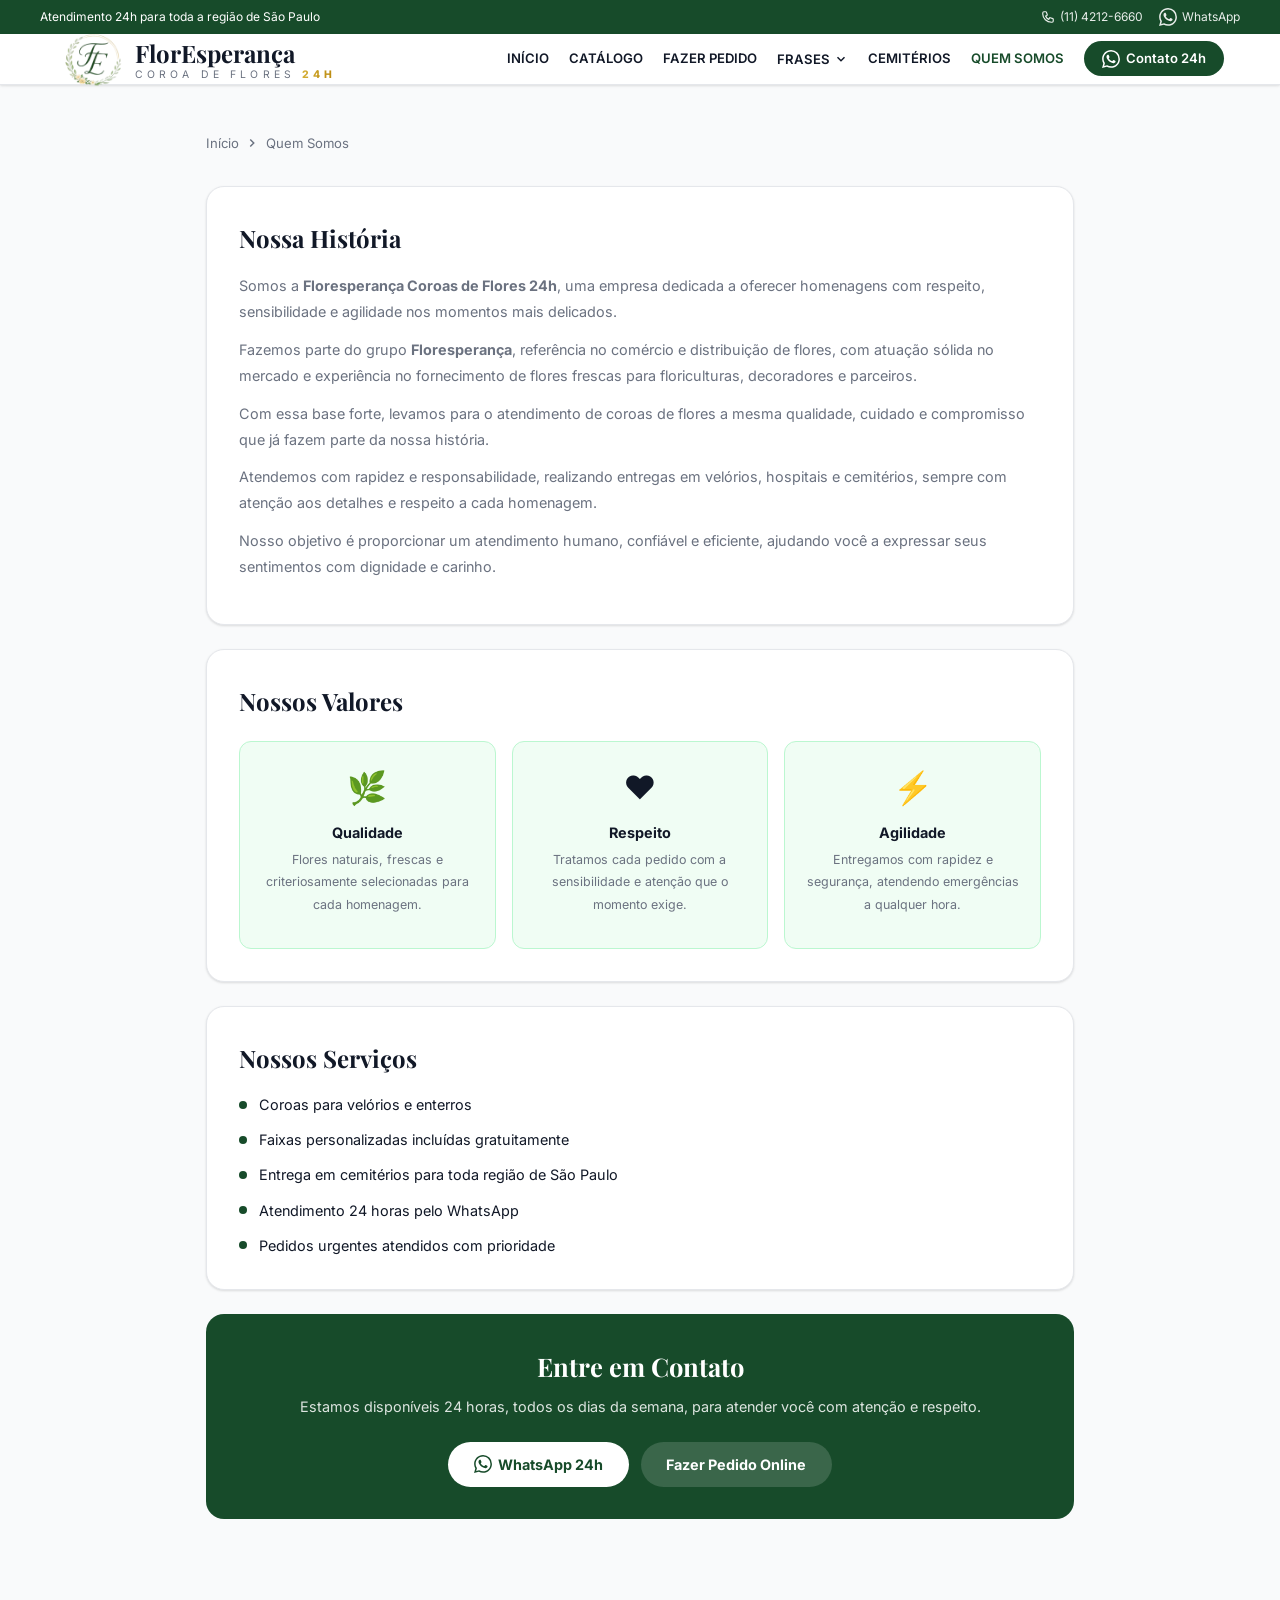
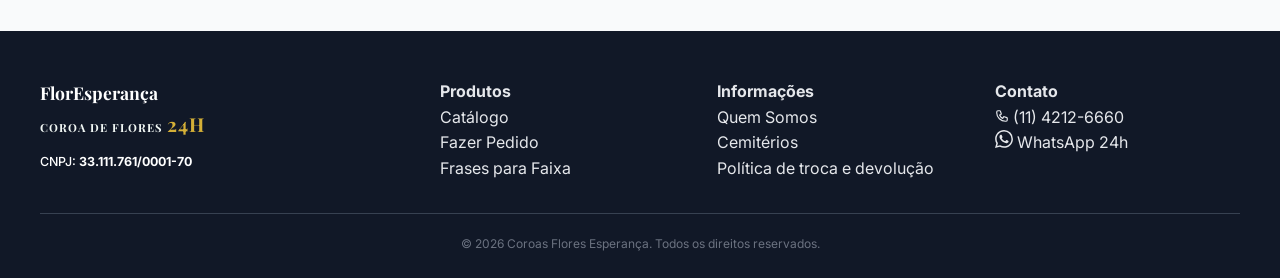
<file: quem-somos.html>
<!DOCTYPE html>
<html lang="pt-BR">
<head>
  <meta charset="UTF-8"/>
  <meta name="viewport" content="width=device-width, initial-scale=1.0"/>
  <title>Quem Somos – Coroas Floresperança</title>
  <link rel="shortcut icon" href="./imagens/Logo.png" type="image/png"/>
  <link rel="stylesheet" href="./css/style.css"/>
</head>
<body>

<div id="header-placeholder"></div>

<main>
  <div class="quem-somos-page">
    <div class="breadcrumb">
      <a id="breadHome" href="#">Início</a>
      <svg viewBox="0 0 24 24" fill="none" stroke="currentColor" stroke-width="2.5"><polyline points="9 18 15 12 9 6"/></svg>
      <span>Quem Somos</span>
    </div>

    <div class="about-card">
  <h2>Nossa História</h2>

  <p>
    Somos a <strong>Floresperança Coroas de Flores 24h</strong>, uma empresa dedicada a oferecer homenagens com respeito, sensibilidade e agilidade nos momentos mais delicados.
  </p>

  <p>
    Fazemos parte do grupo <strong>Floresperança</strong>, referência no comércio e distribuição de flores, com atuação sólida no mercado e experiência no fornecimento de flores frescas para floriculturas, decoradores e parceiros.
  </p>

  <p>
    Com essa base forte, levamos para o atendimento de coroas de flores a mesma qualidade, cuidado e compromisso que já fazem parte da nossa história.
  </p>

  <p>
    Atendemos com rapidez e responsabilidade, realizando entregas em velórios, hospitais e cemitérios, sempre com atenção aos detalhes e respeito a cada homenagem.
  </p>

  <p>
    Nosso objetivo é proporcionar um atendimento humano, confiável e eficiente, ajudando você a expressar seus sentimentos com dignidade e carinho.
  </p>
</div>

    <div class="about-card">
      <h2>Nossos Valores</h2>
      <div class="values-grid">
        <div class="value-card">
          <div class="value-card__icon">🌿</div>
          <h4>Qualidade</h4>
          <p>Flores naturais, frescas e criteriosamente selecionadas para cada homenagem.</p>
        </div>
        <div class="value-card">
          <div class="value-card__icon">❤️</div>
          <h4>Respeito</h4>
          <p>Tratamos cada pedido com a sensibilidade e atenção que o momento exige.</p>
        </div>
        <div class="value-card">
          <div class="value-card__icon">⚡</div>
          <h4>Agilidade</h4>
          <p>Entregamos com rapidez e segurança, atendendo emergências a qualquer hora.</p>
        </div>
      </div>
    </div>

    <div class="about-card">
      <h2>Nossos Serviços</h2>
      <ul style="display:flex;flex-direction:column;gap:.75rem">
        <li style="display:flex;align-items:center;gap:.75rem;font-size:.9rem">
          <span style="width:8px;height:8px;background:var(--primary);border-radius:50%;flex-shrink:0"></span>
          Coroas para velórios e enterros
        </li>
        <li style="display:flex;align-items:center;gap:.75rem;font-size:.9rem">
          <span style="width:8px;height:8px;background:var(--primary);border-radius:50%;flex-shrink:0"></span>
          Faixas personalizadas incluídas gratuitamente
        </li>
        <li style="display:flex;align-items:center;gap:.75rem;font-size:.9rem">
          <span style="width:8px;height:8px;background:var(--primary);border-radius:50%;flex-shrink:0"></span>
          Entrega em cemitérios para toda região de São Paulo
        </li>
        <li style="display:flex;align-items:center;gap:.75rem;font-size:.9rem">
          <span style="width:8px;height:8px;background:var(--primary);border-radius:50%;flex-shrink:0"></span>
          Atendimento 24 horas pelo WhatsApp
        </li>
        <li style="display:flex;align-items:center;gap:.75rem;font-size:.9rem">
          <span style="width:8px;height:8px;background:var(--primary);border-radius:50%;flex-shrink:0"></span>
          Pedidos urgentes atendidos com prioridade
        </li>
      </ul>
    </div>

    <div class="contact-card">
      <h2>Entre em Contato</h2>
      <p>Estamos disponíveis 24 horas, todos os dias da semana, para atender você com atenção e respeito.</p>
      <div class="contact-card__btns">
       <a href="https://wa.me/551142126660?text=Olá%20Tenho%20interesse%20em%20Coroas.%20Poderia%20me%20ajudar%20com%20o%20pedido?" target="_blank" rel="noreferrer" class="btn btn--white">
          <svg width="18" height="18" viewBox="0 0 24 24" fill="currentColor"><path d="M17.472 14.382c-.297-.149-1.758-.867-2.03-.967-.273-.099-.471-.148-.67.15-.197.297-.767.966-.94 1.164-.173.199-.347.223-.644.075-.297-.15-1.255-.463-2.39-1.475-.883-.788-1.48-1.761-1.653-2.059-.173-.297-.018-.458.13-.606.134-.133.298-.347.446-.52.149-.174.198-.298.298-.497.099-.198.05-.371-.025-.52-.075-.149-.669-1.612-.916-2.207-.242-.579-.487-.5-.669-.51-.173-.008-.371-.01-.57-.01-.198 0-.52.074-.792.372-.272.297-1.04 1.016-1.04 2.479 0 1.462 1.065 2.875 1.213 3.074.149.198 2.096 3.2 5.077 4.487.709.306 1.262.489 1.694.625.712.227 1.36.195 1.871.118.571-.085 1.758-.719 2.006-1.413.248-.694.248-1.289.173-1.413-.074-.124-.272-.198-.57-.347m-5.421 7.403h-.004a9.87 9.87 0 01-5.031-1.378l-.361-.214-3.741.982.998-3.648-.235-.374a9.86 9.86 0 01-1.51-5.26c.001-5.45 4.436-9.884 9.888-9.884 2.64 0 5.122 1.03 6.988 2.898a9.825 9.825 0 012.893 6.994c-.003 5.45-4.437 9.884-9.885 9.884m8.413-18.297A11.815 11.815 0 0012.05 0C5.495 0 .16 5.335.157 11.892c0 2.096.547 4.142 1.588 5.945L.057 24l6.305-1.654a11.882 11.882 0 005.683 1.448h.005c6.554 0 11.89-5.335 11.893-11.893a11.821 11.821 0 00-3.48-8.413z"/></svg>
          WhatsApp 24h
        </a>
        <a id="linkPedido" href="#" class="btn" style="background:rgba(255,255,255,0.15);color:#fff">Fazer Pedido Online</a>
      </div>
    </div>
  </div>
</main>

<div id="footer-placeholder"></div>

<script src="./js/data.js"></script>
<script src="./js/main.js"></script>
<script>
  document.addEventListener('DOMContentLoaded', () => {
    const base = getBase();
    document.getElementById('breadHome').href = base + '/index.html';
    document.getElementById('linkPedido').href = base + 'pedido.html';
  });
</script>
</body>
</html>
</file>
<file: css/style.css>
/* ─── IMPORTS ─────────────────────────────────────────── */
@import url('https://fonts.googleapis.com/css2?family=Inter:wght@400;500;600;700&family=Playfair+Display:wght@700;800&display=swap');

/* ─── VARIABLES ───────────────────────────────────────── */
:root {
  --primary:     #174b2a;
  --primary-dk:  #133b23;
  --primary-lt:  #22c55e;
  --primary-bg:  #f0fdf4;
  --primary-br:  #bbf7d0;
  --wapp:        #25d366;
  --wapp-dk:     #20bd5a;
  --text:        #111827;
  --muted:       #6b7280;
  --border:      #e5e7eb;
  --bg:          #f9fafb;
  --white:       #ffffff;
  --red:         #dc2626;
  --shadow-sm:   0 1px 3px rgba(0,0,0,.08),0 1px 2px rgba(0,0,0,.05);
  --shadow:      0 4px 6px rgba(0,0,0,.07),0 2px 4px rgba(0,0,0,.06);
  --shadow-lg:   0 10px 15px rgba(0,0,0,.07),0 4px 6px rgba(0,0,0,.06);
  --radius:      12px;
  --radius-lg:   18px;
  --radius-full: 9999px;
  --font-sans:   'Inter', sans-serif;
  --font-serif:  'Playfair Display', serif;
  --transition:  .18s ease;
}

/* ─── RESET ───────────────────────────────────────────── */
*, *::before, *::after { box-sizing: border-box; margin: 0; padding: 0; }
html { scroll-behavior: smooth; }
body { font-family: var(--font-sans); color: var(--text); background: var(--bg); line-height: 1.6; }
a { color: inherit; text-decoration: none; }
img { display: block; max-width: 100%; }
button, input, select, textarea { font-family: inherit; }
ul, ol { list-style: none; }

/* ─── TOPBAR ──────────────────────────────────────────── */
.topbar {
  background: var(--primary);
  color: #fff;
  font-size: .75rem;
  padding: .45rem 1rem;
}
.topbar__inner {
  max-width: 1200px;
  margin: 0 auto;
  display: flex;
  justify-content: space-between;
  align-items: center;
  gap: .5rem;
  flex-wrap: wrap;
}
.gold {
  background: linear-gradient(90deg,  #d4af37, #b8860b);
  -webkit-background-clip: text;
  -webkit-text-fill-color: transparent;
  font-weight: 800;
}
.topbar__links { display: flex; gap: 1rem; align-items: center; }
.topbar__links a { display: flex; align-items: center; gap: .3rem; opacity: .9; }
.topbar__links a:hover { opacity: 1; text-decoration: underline; }

/* ─── HEADER / NAV ────────────────────────────────────── */
.site-header {
  position: sticky;
  top: 0;
  z-index: 100;
  background: rgba(255,255,255,.97);
  backdrop-filter: blur(8px);
  border-bottom: 1px solid var(--border);
  box-shadow: var(--shadow-sm);
}
/* --- DEIXAR A FAIXA BRANCA BEM FINA --- */
.header__inner {
  max-width: 1200px;
  margin: 0 auto;
  padding: 0 1rem;
  height: 50px; /* Altura bem reduzida para a faixa branca */
  display: flex;
  align-items: center;
  justify-content: flex-end; /* Empurra o menu para a direita */
  position: relative;
}
.brand {
  position: absolute; /* permite mover livremente */
  left: 20px; /* <-- mexa aqui para mover para esquerda/direita */
  top: 50%;
  transform: translateY(-50%);
  
  display: flex;
  align-items: center;
  gap: .6rem;
  flex-shrink: 0;
}
.brand img { 
 width: 65px;
 height: 65px;
 transition: transform var(--transition); }

.brand:hover img { 
transform: scale(1.08); 
}

.brand__text {
 line-height: 1.25;
 }

.brand__name { 
  font-family: var(--font-serif); 
  font-weight: 700; 
  font-size: 1.50rem;
  color: var(--text); }

.brand__tagline { font-size: .65rem; 
  color: var(--muted); 
  text-transform: uppercase; 
  letter-spacing: .4em; }


/* Desktop nav */
.nav-desktop { display: flex; align-items: center; gap: 1.25rem; }
.nav-link {
  font-size: .82rem;
  font-weight: 600;
  color: var(--text);
  transition: color var(--transition);
  white-space: nowrap;
}
.nav-link:hover, .nav-link.active { color: var(--primary); }
.nav-link--btn {
  background: var(--primary);
  color: #fff !important;
  padding: .45rem 1.1rem;
  border-radius: var(--radius-full);
  display: flex;
  align-items: center;
  gap: .4rem;
  transition: background var(--transition);
}
.nav-link--btn:hover { background: var(--primary-dk); }

/* Frases dropdown trigger */
.nav-dropdown { position: relative; }
.nav-dropdown__trigger {
  display: flex;
  align-items: center;
  gap: .3rem;
  font-size: .82rem;
  font-weight: 600;
  color: var(--text);
  cursor: pointer;
  background: none;
  border: none;
  padding: 0;
  transition: color var(--transition);
}
.nav-dropdown__trigger:hover { color: var(--primary); }
.nav-dropdown__trigger svg { transition: transform var(--transition); }
.nav-dropdown:hover .nav-dropdown__trigger svg { transform: rotate(180deg); color: var(--primary); }
.nav-dropdown:hover .nav-dropdown__trigger { color: var(--primary); }

/* Frases mega-menu */
.frases-mega {
  position: absolute;
  top: calc(100% + .75rem);
  left: 50%;
  transform: translateX(-50%);
  width: 680px;
  background: var(--white);
  border: 1px solid var(--border);
  border-radius: var(--radius-lg);
  box-shadow: var(--shadow-lg);
  opacity: 0;
  visibility: hidden;
  transition: opacity var(--transition), visibility var(--transition);
  overflow: hidden;
}
.nav-dropdown:hover .frases-mega { opacity: 1; visibility: visible; }
.frases-mega__header {
  display: flex;
  justify-content: flex-start;
  align-items: center;
   gap: 1rem;
  padding: .75rem 1.25rem;
  background: var(--primary-bg);
  border-bottom: 1px solid var(--border);
}
.frases-mega__header strong { font-size: .85rem; color: var(--text); }
.frases-mega__header a { font-size: .78rem; color: var(--primary); font-weight: 600; }
.frases-mega__grid {
  display: grid;
  grid-template-columns: 1fr 1fr;
  
}
.frases-mega__col { padding: .9rem 1.1rem; border-right: 1px solid var(--border); }
.frases-mega__col:last-child { border-right: none; }
.frases-mega__cat { font-size: .68rem; font-weight: 700; color: var(--primary); text-transform: uppercase; letter-spacing: .08em; margin-bottom: .5rem; }
.frases-mega__item {
  font-size: .73rem;
  color: var(--text);
  background: var(--bg);
  border-radius: 8px;
  padding: .5rem .75rem;
  margin-bottom: .4rem;
  cursor: pointer;
  line-height: 1.4;
  font-style: italic;
  transition: background var(--transition), color var(--transition);
  display: -webkit-box;
  -webkit-line-clamp: 2;
  -webkit-box-orient: vertical;
  overflow: hidden;
}
.frases-mega__item:hover { background: var(--primary-bg); color: var(--primary); }
.frases-mega__footer {
  padding: .65rem 1.25rem;
  border-top: 1px solid var(--border);
  background: var(--bg);
  text-align: center;
}
.frases-mega__footer a { font-size: .82rem; font-weight: 700; color: var(--primary); }
.frases-mega__footer a:hover { text-decoration: underline; }

/* Mobile burger */
.burger {
  display: none;
  background: none;
  border: none;
  cursor: pointer;
  flex-direction: column;
  gap: 5px;
  padding: .4rem;
}
.burger span { display: block; width: 24px; height: 2px; background: var(--text); border-radius: 2px; transition: all .25s; }
.burger.open span:nth-child(1) { transform: translateY(7px) rotate(45deg); }
.burger.open span:nth-child(2) { opacity: 0; }
.burger.open span:nth-child(3) { transform: translateY(-7px) rotate(-45deg); }

/* Mobile nav */
.nav-mobile {
  display: none;
  flex-direction: column;
  padding: .5rem 1rem 1rem;
  border-top: 1px solid var(--border);
  background: var(--white);
  box-shadow: var(--shadow);
}
.nav-mobile.open { display: flex; }
.nav-mobile a {
  padding: .8rem .5rem;
  font-size: .9rem;
  font-weight: 600;
  color: var(--text);
  border-bottom: 1px solid var(--border);
  transition: color var(--transition);
}
.nav-mobile a:hover, .nav-mobile a.active { color: var(--primary); }
.nav-mobile .wapp-btn {
  margin-top: .75rem;
  background: var(--wapp);
  color: #fff !important;
  text-align: center;
  padding: .8rem;
  border-radius: var(--radius);
  font-weight: 700;
  display: flex;
  align-items: center;
  justify-content: center;
  gap: .5rem;
  border-bottom: none;
}

/* ─── FOOTER ──────────────────────────────────────────── */
.site-footer { background: #111827; color: #e5e7eb; padding: 3rem 1rem 1.5rem; margin-top: 4rem; }
.footer__grid { max-width: 1200px; margin: 0 auto; display: grid; grid-template-columns: 1.5fr 1fr 1fr 1fr; gap: 2rem; }
.footer__brand { display: flex; align-items: center; gap: .5rem; margin-bottom: .75rem; }
.footer__brand span { font-family: var(--font-serif); font-size: 1.2rem; font-weight: 700; color: #fff; }
.footer__desc { font-size: .82rem; color: #9ca3af; line-height: 1.6; }
.footer h4 { color: #fff; font-size: .9rem; font-weight: 700; margin-bottom: .9rem; }
.footer ul { display: flex; flex-direction: column; gap: .5rem; }
.footer ul a { font-size: .83rem; color: #9ca3af; transition: color var(--transition); }
.footer ul a:hover { color: #fff; }
.footer ul li { display: flex; align-items: center; gap: .4rem; }
.footer__bottom { max-width: 1200px; margin: 2rem auto 0; padding-top: 1.25rem; border-top: 1px solid #374151; text-align: center; font-size: .75rem; color: #6b7280; }

/* ─── HERO ────────────────────────────────────────────── */
.hero {
  background: linear-gradient(135deg, var(--primary), var(--primary-dk));
  color: #fff;
  /* Padding mínimo: apenas o suficiente para o texto não encostar na borda */
  padding: 0.5rem 1rem; 
  text-align: center;
  min-height: auto;
}

.hero__tag { 
  font-size: 0.65rem; /* Tag menor */
  font-weight: 700; 
  text-transform: uppercase; 
  letter-spacing: .1em; 
  color: #a7f3d0; 
  margin-bottom: 0.1rem; /* Quase sem espaço para o título */
}

.hero h1 {
  font-family: var(--font-serif);
  /* Aumentamos o max-width para o título tentar ficar em menos linhas */
  max-width: 1000px; 
  font-size: clamp(1.2rem, 5vw, 2.2rem); 
  font-weight: 800;
  line-height: 1.1; /* Linhas bem juntas */
  margin: 0 auto 0.3rem;
}

.hero p { 
  color: #d1fae5; 
  font-size: 0.9rem; 
  max-width: 850px; /* Mais largo para o texto "subir" e ocupar menos linhas */
  margin: 0 auto 0.8rem; 
  line-height: 1.3; 
}

.hero__actions { 
  display: flex; 
  gap: 0.6rem; 
  justify-content: center;
  margin-top: -0.2rem; /* Puxa os botões um pouco para cima */
}

/* Ajuste nos botões para ficarem menores e não forçarem a altura */
.hero__actions .btn {
  padding: 0.4rem 1rem;
  font-size: 0.85rem;
}

/* No Mobile, onde tudo costuma esticar */
@media (max-width: 768px) {
  .hero {
    padding: 0.6rem 0.5rem;
  }

  .hero h1 {
    font-size: 1.1rem;
    line-height: 1.15;
    max-width: 95%;
    margin: 0 auto;
  }

  .hero p {
    font-size: 0.85rem;
    margin-bottom: 0.6rem;
    line-height: 1.4;
  }
}
/* ─── BUTTONS ─────────────────────────────────────────── */
.btn {
  display: inline-flex;
  align-items: center;
  justify-content: center;
  gap: .4rem;
  padding: .7rem 1.6rem;
  border-radius: var(--radius-full);
  font-size: .9rem;
  font-weight: 700;
  cursor: pointer;
  border: none;
  transition: all var(--transition);
  white-space: nowrap;
}
.btn--primary { background: var(--primary); color: #fff; }
.btn--primary:hover { background: var(--primary-dk); transform: translateY(-1px); }
.btn--white { background: #fff; color: var(--primary); }
.btn--white:hover { background: #f0fdf4; transform: translateY(-1px); }
.btn--wapp { background: var(--wapp); color: #fff; box-shadow: 0 4px 14px rgba(37,211,102,.35); }
.btn--wapp:hover { background: var(--wapp-dk); transform: translateY(-1px); }
.btn--outline { background: transparent; color: var(--primary); border: 2px solid var(--primary); }
.btn--outline:hover { background: var(--primary-bg); }
.btn--sm { padding: .45rem 1rem; font-size: .8rem; border-radius: var(--radius); }
.btn--ghost { background: transparent; color: var(--muted); }
.btn--ghost:hover { background: var(--bg); color: var(--text); }
.btn--full { width: 100%; border-radius: var(--radius); }
.btn--lg { padding: .9rem 2rem; font-size: 1rem; }

/* ─── FEATURES BAR ────────────────────────────────────── */
.features-bar { 
  background: var(--white);
  border-bottom: 1px solid var(--border); 
  padding: 0.15rem 1rem; 
  box-shadow: var(--shadow-sm); 
}

.features-bar__grid {
  max-width: 1200px; 
  margin: 0 auto; 
  display: grid; 
  grid-template-columns: repeat(4, 1fr); 
  gap: 0.2rem; /* Reduzi o espaço entre os 4 blocos */
}

.feature-item {
  display: flex; 
  align-items: center; 
  gap: 0.25rem; /* APROXIMA O ÍCONE DO TEXTO: Reduzido de .75rem para .25rem */
}

.feature-item__icon { 
  background: var(--primary-bg);
  padding: 0.3rem; /* DIMINUI O CÍRCULO VERDE: Reduzido de .55rem para .3rem */
  border-radius: var(--radius-full); 
  color: var(--primary); 
  flex-shrink: 0; 
  display: flex; 
}

.feature-item__icon svg { 
  width: 23px; /* Ícone levemente menor para não forçar a altura */
  height: 23px;
}

.feature-item strong { 
  font-size: 0.95rem; 
  display: block;
  color: var(--text);
  line-height: 1; /* COLA AS LINHAS: Valor menor que 1 "espreme" o texto */
  margin-bottom: 0; 
  letter-spacing: -0.02em; /* Aproxima as letras uma da outra */
}

.feature-item span { 
  font-size: 0.88rem; 
  color: var(--muted);
  line-height: 1.5; /* COLA AS LINHAS */
  display: block;
  margin-top: -1px; /* PUXA O TEXTO PARA CIMA: Elimina qualquer folga restante */
  
}
@media (max-width: 768px) {
  /* Diminuir a barra inteira no celular */
  .features-bar { 
    padding: 0.3rem 0.5rem !important; 
  }

  /* Faz os itens ficarem mais compactos horizontalmente */
  .features-bar__grid {
    gap: 0.4rem !important;
    display: grid;
    /* Isso garante que fiquem 2 itens por linha no celular, sem quebrar o layout */
    grid-template-columns: repeat(2, 1fr); 
  }

  /* Ajustar o texto para não ocupar espaço demais */
  .feature-item strong {
    font-size: 0.75rem !important; /* Letra um pouco menor no celular */
    line-height: 1.1;
    word-spacing: 1px; /* No celular, muito espaço entre palavras pode quebrar a linha */
  }

  .feature-item span {
    font-size: 0.65rem !important;
    line-height: 1;
    word-spacing: 1px;
  }
  
  /* Diminuir o ícone no celular para a barra não esticar */
  .feature-item__icon {
    padding: 0.2rem !important;
  }
  
  .feature-item__icon svg {
    width: 14px !important;
    height: 14px !important;
  }
}
/* ─── CATALOG ─────────────────────────────────────────── */
.catalog { max-width: 1200px; margin: 0 auto; padding: 3rem 1rem; }
.section-title { font-family: var(--font-serif); font-size: 1.8rem; font-weight: 800; color: var(--text); margin-bottom: .4rem; text-align: center; }
.section-subtitle { color: var(--muted); font-size: .9rem; text-align: center; margin-bottom: 2rem; }

/* Search */
.search-wrap { position: relative; max-width: 380px; margin: 0 auto 1.5rem; }
.search-wrap svg { position: absolute; left: .9rem; top: 50%; transform: translateY(-50%); color: var(--muted); width: 16px; height: 16px; pointer-events: none; }
.search-input { width: 100%; padding: .65rem 1rem .65rem 2.5rem; border: 1px solid var(--border); border-radius: var(--radius-full); font-size: .9rem; background: var(--white); outline: none; transition: border-color var(--transition); box-shadow: var(--shadow-sm); }
.search-input:focus { border-color: var(--primary); }

/* Category pills */
.cat-pills { display: flex; flex-wrap: wrap; gap: .5rem; justify-content: center; margin-bottom: 2rem; }
.cat-pill {
  padding: .4rem 1.1rem;
  border-radius: var(--radius-full);
  font-size: .78rem;
  font-weight: 700;
  border: 1.5px solid var(--border);
  background: var(--white);
  color: var(--text);
  cursor: pointer;
  transition: all var(--transition);
}
.cat-pill:hover { border-color: var(--primary); color: var(--primary); }
.cat-pill.active { background: var(--primary); color: #fff; border-color: var(--primary); box-shadow: var(--shadow-sm); }

/* Product grid */
.products-grid { display: grid; grid-template-columns: repeat(4, 1fr); gap: 1rem; }

/* Product card */
.product-card {
  background: var(--white);
  border: 1px solid var(--border);
  border-radius: var(--radius);
  overflow: hidden;
  box-shadow: var(--shadow-sm);
  transition: transform var(--transition), box-shadow var(--transition);
  display: flex;
  flex-direction: column;
  cursor: pointer;
}
.product-card:hover { transform: translateY(-3px); box-shadow: var(--shadow); }
.product-card__img { position: relative; aspect-ratio: 4/3; overflow: hidden; background: #e5e7eb; }
.product-card__img img { width: 100%; height: 100%; object-fit: cover; transition: transform .5s ease; }
.product-card:hover .product-card__img img { transform: scale(1.07); }
.product-card__badges { position: absolute; top: .5rem; left: .5rem; display: flex; flex-direction: column; gap: .3rem; }
.badge { display: inline-block; padding: .15rem .5rem; border-radius: 6px; font-size: .65rem; font-weight: 700; }
.badge--primary { background: var(--primary); color: #fff; }
.badge--red { background: var(--red); color: #fff; }
.product-card__body { padding: .75rem; flex: 1; display: flex; flex-direction: column; }
.product-card__stars { display: flex; align-items: center; gap: .2rem; margin-bottom: .3rem; font-size: .7rem; color: var(--muted); }
.stars { display: flex; gap: 1px; }
.star { width: 10px; height: 10px; fill: #fbbf24; color: #fbbf24; }
.star--half { fill: #fde68a; }
.product-card__name { font-family: 'Inter', sans-serif; font-weight: 700; font-size: .9rem; color: var(--text); margin-bottom: .25rem; line-height: 1.3; }
.product-card__desc { font-size: 1.0rem; color: var(--muted); line-height: 1.4; display: -webkit-box; -webkit-line-clamp: 2; -webkit-box-orient: vertical; overflow: hidden; flex: 1; margin-bottom: .5rem; }
.product-card__footer { display: flex; align-items: flex-end; justify-content: space-between; margin-top: auto; }
.product-card__price-old { font-size: .7rem; color: var(--muted); text-decoration: line-through; }
.product-card__price { font-size: 1rem; font-weight: 700; color: var(--primary); }
.product-card__more { background: var(--primary-bg); color: var(--primary); font-size: .68rem; font-weight: 700; padding: .35rem .65rem; border-radius: var(--radius-full); display: flex; align-items: center; gap: .2rem; transition: all var(--transition); }
.product-card:hover .product-card__more { background: var(--primary); color: #fff; }

/* ─── CTA BOX ─────────────────────────────────────────── */
.cta-box { background: var(--primary-bg); border: 1px solid var(--primary-br); border-radius: var(--radius-lg); padding: 2.5rem; text-align: center; margin-top: 3rem; }
.cta-box h3 { font-family: var(--font-serif); font-size: 1.4rem; margin-bottom: .5rem; }
.cta-box p { color: var(--muted); font-size: .9rem; margin-bottom: 1.5rem; }
.cta-box__btns { display: flex; flex-wrap: wrap; gap: .75rem; justify-content: center; }

/* ─── PAGE HERO / INNER HERO ──────────────────────────── */
.page-hero { background: linear-gradient(135deg, var(--primary), var(--primary-dk)); color: #fff; padding: 2.5rem 1rem; text-align: center; }
.page-hero h1 { font-family: var(--font-serif); font-size: 2rem; font-weight: 800; margin-bottom: .5rem; }
.page-hero p { color: #d1fae5; font-size: .95rem; max-width: 560px; margin: 0 auto; }

/* ─── BREADCRUMB ──────────────────────────────────────── */
.breadcrumb { display: flex; align-items: center; gap: .4rem; font-size: .82rem; color: var(--muted); margin-bottom: 2rem; flex-wrap: wrap; }
.breadcrumb a:hover { color: var(--primary); }
.breadcrumb svg { width: 14px; height: 14px; }

/* ─── FRASES PAGE ─────────────────────────────────────── */
.frases-page { max-width: 1100px; margin: 0 auto; padding: 2.5rem 1rem; }
.frases-grid { display: grid; grid-template-columns: 1fr 1fr; gap: 1rem; }
.frase-card {
  background: var(--white);
  border: 1px solid var(--border);
  border-radius: var(--radius-lg);
  padding: 1.1rem;
  box-shadow: var(--shadow-sm);
  display: flex;
  flex-direction: column;
  gap: .9rem;
  transition: box-shadow var(--transition);
}
.frase-card:hover { box-shadow: var(--shadow); }
.frase-card__top { display: flex; align-items: flex-start; justify-content: space-between; gap: .5rem; }
.frase-card__quote { background: var(--primary-bg); color: var(--primary); border-radius: var(--radius-full); padding: .35rem; flex-shrink: 0; display: flex; }
.frase-card__quote svg { width: 16px; height: 16px; }
.frase-card__badge { font-size: .68rem; font-weight: 700; padding: .25rem .65rem; border-radius: var(--radius-full); border: 1px solid; }
.badge-religiosas { background: #f3e8ff; color: #7e22ce; border-color: #e9d5ff; }
.badge-familia { background: #fff1f2; color: #be123c; border-color: #fecdd3; }
.badge-amigos { background: #eff6ff; color: #1d4ed8; border-color: #bfdbfe; }
.badge-profissional { background: #fffbeb; color: #b45309; border-color: #fde68a; }
.badge-poeticas { background: #f0fdfa; color: #0f766e; border-color: #99f6e4; }
.frase-card__text { font-size: .82rem; color: var(--text); line-height: 1.6; font-style: italic; flex: 1; }
.frase-card__actions { display: flex; gap: .5rem; padding-top: .6rem; border-top: 1px solid var(--border); }
.frase-card__actions .btn { flex: 1; font-size: .75rem; }

/* ─── CEMITERIOS PAGE ─────────────────────────────────── */
.cemiterios-page { max-width: 1200px; margin: 0 auto; padding: 2.5rem 1rem; }
.cem-map-panel {
  background: var(--white);
  border: 1px solid var(--primary-br);
  border-radius: var(--radius-lg);
  overflow: hidden;
  box-shadow: var(--shadow);
  margin-bottom: 2rem;
}
.cem-map-panel__header {
  display: flex;
  align-items: center;
  justify-content: space-between;
  padding: .9rem 1.25rem;
  background: var(--primary-bg);
  border-bottom: 1px solid var(--border);
  gap: 1rem;
}
.cem-map-panel__info { display: flex; align-items: center; gap: .75rem; }
.cem-map-panel__info svg { color: var(--primary); width: 20px; height: 20px; }
.cem-map-panel__info strong { font-size: .95rem; }
.cem-map-panel__info small { color: var(--muted); font-size: .8rem; }
.cem-map-panel__actions { display: flex; gap: .5rem; align-items: center; }
.cem-map-iframe { width: 100%; height: 320px; border: none; display: block; }
.cem-map-btns { display: flex; gap: .75rem; padding: 1rem; border-top: 1px solid var(--border); flex-wrap: wrap; }
.cem-map-btns .btn { flex: 1; min-width: 160px; }
.cem-grid { display: grid; grid-template-columns: repeat(3, 1fr); gap: 1rem; }
.cem-card {
  background: var(--white);
  border: 1.5px solid var(--border);
  border-radius: var(--radius-lg);
  padding: 1.1rem;
  box-shadow: var(--shadow-sm);
  cursor: pointer;
  transition: all var(--transition);
}
.cem-card:hover { border-color: var(--primary); box-shadow: var(--shadow); }
.cem-card.selected { border-color: var(--primary); background: var(--primary-bg); box-shadow: 0 0 0 1px var(--primary); }
.cem-card__top { display: flex; align-items: flex-start; gap: .75rem; margin-bottom: .75rem; }
.cem-card__icon { background: var(--primary-bg); color: var(--primary); border-radius: var(--radius-full); padding: .5rem; flex-shrink: 0; display: flex; transition: all var(--transition); }
.cem-card__icon svg { width: 18px; height: 18px; }
.cem-card.selected .cem-card__icon { background: var(--primary); color: #fff; }
.cem-card__name { font-weight: 700; font-size: .9rem; line-height: 1.3; color: var(--text); }
.cem-card__info { display: flex; flex-direction: column; gap: .4rem; font-size: .78rem; color: var(--muted); margin-bottom: .9rem; }
.cem-card__info li { display: flex; align-items: flex-start; gap: .4rem; }
.cem-card__info svg { width: 13px; height: 13px; color: var(--primary); flex-shrink: 0; margin-top: .1rem; }
.cem-card__actions { display: flex; gap: .5rem; }
.cem-card__actions .btn { flex: 1; font-size: .74rem; }
.hidden { display: none !important; }

/* ─── ORDER FORM ──────────────────────────────────────── */
.order-page { max-width: 1100px; margin: 0 auto; padding: 2.5rem 1rem; }
.order-grid { display: grid; grid-template-columns: 1fr 340px; gap: 2rem; align-items: start; }
.form-card { background: var(--white); border: 1px solid var(--border); border-radius: var(--radius-lg); padding: 1.5rem; margin-bottom: 1.25rem; box-shadow: var(--shadow-sm); }
.step-header { display: flex; align-items: center; gap: .75rem; margin-bottom: 1.25rem; }
.step-num { background: var(--primary); color: #fff; width: 32px; height: 32px; border-radius: 50%; display: flex; align-items: center; justify-content: center; font-weight: 700; font-size: .85rem; flex-shrink: 0; }
.step-title { font-size: 1rem; font-weight: 700; }
/* Products in form */
.form-products { display: grid; grid-template-columns: 1fr 1fr; gap: .65rem; }
.form-product {
  display: flex;
  align-items: center;
  gap: .65rem;
  padding: .75rem;
  border: 1.5px solid var(--border);
  border-radius: var(--radius);
  cursor: pointer;
  transition: all var(--transition);
  background: var(--white);
}
.form-product:hover { border-color: var(--primary); }
.form-product.selected { border-color: var(--primary); background: var(--primary-bg); box-shadow: 0 0 0 1px var(--primary); }
.form-product input[type=radio] { display: none; }
.form-product img { width: 52px; height: 52px; object-fit: cover; border-radius: 8px; flex-shrink: 0; }
.form-product__name { font-weight: 600; font-size: .82rem; line-height: 1.3; }
.form-product__desc { font-size: .7rem; color: var(--muted); margin: .2rem 0; display: -webkit-box; -webkit-line-clamp: 1; -webkit-box-orient: vertical; overflow: hidden; }
.form-product__price { font-weight: 700; font-size: .85rem; color: var(--primary); }
/* Sizes */
.form-sizes { display: grid; grid-template-columns: repeat(3, 1fr); gap: .75rem; }
.form-size {
  border: 1.5px solid var(--border);
  border-radius: var(--radius);
  padding: .9rem .5rem;
  text-align: center;
  cursor: pointer;
  transition: all var(--transition);
}
.form-size:hover { border-color: var(--primary); }
.form-size.selected { border-color: var(--primary); background: var(--primary-bg); box-shadow: 0 0 0 1px var(--primary); }
.form-size input[type=radio] { display: none; }
.form-size__letter { font-size: 1.5rem; font-weight: 700; color: var(--text); }
.form-size.selected .form-size__letter { color: var(--primary); }
.form-size__dim { font-size: .72rem; color: var(--muted); }
.form-size__addon { font-size: .8rem; font-weight: 600; color: var(--muted); margin-top: .2rem; }
.form-size.selected .form-size__addon { color: var(--primary); }
/* Form fields */
.field-group { margin-bottom: 1.1rem; }
.field-group label { display: block; font-size: .82rem; font-weight: 600; margin-bottom: .4rem; }
.field-group input, .field-group select, .field-group textarea {
  width: 100%;
  padding: .65rem .9rem;
  border: 1.5px solid var(--border);
  border-radius: var(--radius);
  font-size: .9rem;
  background: var(--white);
  outline: none;
  transition: border-color var(--transition);
  color: var(--text);
}
.field-group input:focus, .field-group select:focus, .field-group textarea:focus { border-color: var(--primary); }
.field-group textarea { resize: vertical; min-height: 80px; }
.field-group--search { position: relative; }
.field-group--search svg { position: absolute; left: .9rem; top: .8rem; color: var(--muted); width: 16px; height: 16px; pointer-events: none; }
.field-group--search input { padding-left: 2.5rem; padding-right: 2.5rem; }

.field-group--search .field-clear { position: absolute; right: .7rem; top: .7rem; background: none; border: none; cursor: pointer; color: var(--muted); display: flex; }

.autocomplete-list {
  position: absolute;
  top: 100%;
  left: 0;
  right: 0;
  background: var(--white);
  border: 1px solid var(--border);
  border-radius: var(--radius);
  box-shadow: var(--shadow-lg);
  max-height: 220px;
  overflow-y: auto;
  z-index: 50;
  margin-top: .25rem;
}
.autocomplete-item {
  display: flex;
  align-items: flex-start;
  gap: .5rem;
  padding: .75rem 1rem;
  cursor: pointer;
  border-bottom: 1px solid var(--border);
  transition: background var(--transition);
}
.autocomplete-item:last-child { border-bottom: none; }
.autocomplete-item:hover { background: var(--primary-bg); }
.autocomplete-item svg { color: var(--primary); width: 14px; height: 14px; flex-shrink: 0; margin-top: .15rem; }
.autocomplete-item strong { font-size: .83rem; display: block; }
.autocomplete-item small { font-size: .72rem; color: var(--muted); }
.grid-2 { display: grid; grid-template-columns: 1fr 1fr; gap: 1rem; }
.schedule-box { background: var(--bg); border: 1px solid var(--border); border-radius: var(--radius); padding: 1rem; margin-bottom: .75rem; }
.schedule-box__title { display: flex; align-items: center; gap: .5rem; font-size: .85rem; font-weight: 700; margin-bottom: .85rem; }
.schedule-box__title svg { color: var(--primary); width: 16px; height: 16px; }
/* Frase picker */
.frase-picker-btn {
  display: flex;
  align-items: center;
  gap: .4rem;
  font-size: 1.10rem;
  font-weight: 600;
  color: #c9a635;
  background: none;
  border: none;
  cursor: pointer;
  padding: .3rem 0;
  margin-top: .35rem;
}
.frase-picker-btn:hover { text-decoration: underline; }
.frase-picker-btn svg { width: 14px; height: 14px; }
.frase-picker-panel {
  border: 1.5px solid var(--primary-br);
  border-radius: var(--radius);
  background: var(--white);
  box-shadow: var(--shadow-lg);
  overflow: hidden;
  margin-top: .5rem;
  display: none;
}
.frase-picker-panel.open { display: block; }
.frase-picker-cats { display: flex; gap: .4rem; padding: .65rem .9rem; border-bottom: 1px solid var(--border); background: var(--primary-bg); flex-wrap: wrap; }
.frase-picker-cats button {
  padding: .25rem .75rem;
  border-radius: var(--radius-full);
  font-size: .7rem;
  font-weight: 700;
  border: 1.5px solid var(--border);
  background: var(--white);
  color: var(--text);
  cursor: pointer;
  transition: all var(--transition);
}
.frase-picker-cats button.active { background: var(--primary); color: #fff; border-color: var(--primary); }
.frase-picker-list { max-height: 200px; overflow-y: auto; }
.frase-picker-list button {
  width: 100%;
  text-align: left;
  padding: .6rem 1rem;
  font-size: .95rem;
  color: var(--text);
  background: none;
  border: none;
  border-bottom: 1px solid var(--border);
  cursor: pointer;
  line-height: 1.4;
  font-style: italic;
  transition: background var(--transition);
}
.frase-picker-list button:last-child { border-bottom: none; }
.frase-picker-list button:hover { background: var(--primary-bg); color: var(--primary); }
/* Order summary */
.order-summary {
  background: var(--white);
  border: 1px solid var(--primary-br);
  border-radius: var(--radius-lg);
  padding: 1.5rem;
  position: sticky;
  top: 90px;
  box-shadow: var(--shadow-sm);
}
.order-summary h3 { font-size: 1rem; font-weight: 700; margin-bottom: 1.25rem; }
.summary-product { display: flex; gap: .75rem; margin-bottom: 1rem; }
.summary-product img { width: 60px; height: 60px; object-fit: cover; border-radius: 8px; flex-shrink: 0; }
.summary-product__name { font-weight: 600; font-size: .85rem; }
.summary-product__size { font-size: .75rem; color: var(--muted); }
.summary-info { font-size: .78rem; color: var(--muted); background: var(--bg); border-radius: 8px; padding: .5rem .75rem; margin-bottom: .4rem; display: flex; align-items: flex-start; gap: .4rem; }
.summary-info svg { color: var(--primary); width: 13px; height: 13px; flex-shrink: 0; margin-top: .15rem; }
.summary-divider { border: none; border-top: 1px solid var(--border); margin: 1rem 0; }
.summary-row { display: flex; justify-content: space-between; font-size: .85rem; margin-bottom: .4rem; color: var(--muted); }
.summary-row.total { font-weight: 700; font-size: 1rem; color: var(--text); margin-top: .4rem; padding-top: .4rem; border-top: 1px solid var(--border); }
.summary-row.total .price { color: var(--primary); }
.summary-free { color: var(--primary); font-weight: 700; }
.summary-frase { background: var(--primary-bg); border: 1px solid var(--primary-br); border-radius: 8px; padding: .65rem .75rem; font-size: .78rem; margin-top: .75rem; }
.summary-frase small { color: var(--muted); font-weight: 600; display: block; margin-bottom: .2rem; }
.summary-frase p { font-style: italic; color: var(--text); }
.wapp-submit { width: 100%; padding: 1rem; font-size: 1rem; font-weight: 700; background: var(--wapp); color: #fff; border: none; border-radius: var(--radius); cursor: pointer; display: flex; align-items: center; justify-content: center; gap: .5rem; margin-top: 1rem; box-shadow: 0 4px 14px rgba(37,211,102,.35); transition: all var(--transition); }
.wapp-submit:hover { background: var(--wapp-dk); transform: translateY(-1px); }
.wapp-submit:disabled { opacity: .5; cursor: not-allowed; transform: none; }
.submit-note { font-size: .72rem; color: var(--muted); text-align: center; margin-top: .5rem; }
.submit-checks { display: flex; flex-direction: column; gap: .3rem; margin-top: .75rem; }
.submit-check { display: flex; align-items: center; gap: .4rem; font-size: .75rem; color: var(--muted); }
.submit-check svg { color: var(--primary); width: 13px; height: 13px; flex-shrink: 0; }
.alert-success { background: #f0fdf4; border: 1px solid #bbf7d0; border-radius: var(--radius); padding: 1rem 1.25rem; display: flex; align-items: flex-start; gap: .75rem; margin-bottom: 1.5rem; }
.alert-success__icon { background: var(--primary); border-radius: 50%; padding: .35rem; display: flex; flex-shrink: 0; }
.alert-success__icon svg { color: #fff; width: 16px; height: 16px; }
.alert-success strong { display: block; color: #15803d; font-size: .95rem; margin-bottom: .2rem; }
.alert-success p { font-size: .82rem; color: #166534; }

/* ─── PRODUCT PAGE ────────────────────────────────────── */
.product-page { max-width: 1100px; margin: 0 auto; padding: 2.5rem 1rem; }
.product-layout { display: grid; grid-template-columns: 1fr 1fr; gap: 2.5rem; align-items: start; }
.product-img-main { position: relative; border-radius: var(--radius-lg); overflow: hidden; border: 1px solid var(--border); box-shadow: var(--shadow-sm); background: #e5e7eb; aspect-ratio: 1; }
.product-img-main img { width: 100%; height: 100%; object-fit: cover; transition: transform .5s ease; }
.product-img-main:hover img { transform: scale(1.04); }
.product-img-badges { position: absolute; top: 1rem; left: 1rem; display: flex; flex-direction: column; gap: .4rem; z-index: 1; }
.size-thumbs { display: grid; grid-template-columns: repeat(3, 1fr); gap: .75rem; margin-top: .75rem; }
.size-thumb {
  border: 2px solid var(--border);
  border-radius: var(--radius);
  padding: .75rem .5rem .5rem;
  text-align: center;
  cursor: pointer;
  transition: all var(--transition);
  background: var(--white);
  display: flex;
  flex-direction: column;
  align-items: center;
  gap: .25rem;
}
.size-thumb:hover { border-color: var(--primary); }
.size-thumb.active { border-color: var(--primary); box-shadow: 0 0 0 1px var(--primary); }
.size-thumb svg { display: block; }
.size-thumb__label { font-size: .75rem; font-weight: 700; color: var(--text); }
.size-thumb.active .size-thumb__label { color: var(--primary); }
.size-thumb__dim { font-size: .65rem; color: var(--muted); }
.size-thumb__addon { font-size: .68rem; color: var(--muted); font-weight: 600; }
.size-thumb.active .size-thumb__addon { color: var(--primary); }
.size-compare { background: var(--bg); border: 1px solid var(--border); border-radius: var(--radius); padding: 1rem; margin-top: .75rem; }
.size-compare h4 { font-size: .72rem; font-weight: 700; text-transform: uppercase; letter-spacing: .08em; color: var(--muted); text-align: center; margin-bottom: .75rem; }
.size-compare__svgs { display: flex; align-items: flex-end; justify-content: center; gap: 1.5rem; }
.size-compare__item { display: flex; flex-direction: column; align-items: center; gap: .3rem; cursor: pointer; }
.size-compare__item svg { display: block; }
.size-compare__item span { font-size: .75rem; font-weight: 700; color: var(--muted); }
.size-compare__item.active span { color: var(--primary); }
.size-compare__item small { font-size: .65rem; color: var(--muted); }
/* Product info right */
.product-rating { display: flex; align-items: center; gap: .5rem; margin-bottom: .5rem; }
.product-rating-text { font-size: .83rem; color: var(--muted); }
.product-name { font-family:'Inter', sans-serif; font-size: 2.5rem; font-weight: 800; line-height: 1.2; margin-bottom: 1rem; }
.product-price { display: flex; align-items: baseline; gap: .75rem; margin-bottom: 1.5rem; }
.product-price__main { font-size: 2.2rem; font-weight: 700; color: var(--primary); }
.product-price__old { font-size: 1.1rem; color: var(--muted); text-decoration: line-through; }
.product-ribbon-banner { background: var(--primary-bg); border: 1px solid var(--primary-br); border-radius: var(--radius); padding: .85rem 1rem; display: flex; align-items: center; gap: .75rem; margin-bottom: 1.5rem; }
.product-ribbon-banner svg { color: var(--primary); flex-shrink: 0; }
.product-ribbon-banner strong { font-size: .85rem; color: var(--primary); display: block; }
.product-ribbon-banner span { font-size: .75rem; color: var(--muted); }
.product-sizes { margin-bottom: 1.5rem; }
.product-sizes__header { display: flex; justify-content: space-between; align-items: center; margin-bottom: .75rem; }
.product-sizes__header h3 { font-weight: 700; font-size: .95rem; }
.product-sizes__header span { font-size: .82rem; color: var(--muted); }
.product-sizes__grid { display: grid; grid-template-columns: repeat(3, 1fr); gap: .75rem; }
.product-size-opt {
  border: 1.5px solid var(--border);
  border-radius: var(--radius);
  padding: .9rem .5rem;
  text-align: center;
  cursor: pointer;
  transition: all var(--transition);
}
.product-size-opt:hover { border-color: var(--primary); }
.product-size-opt.active { border-color: var(--primary); background: var(--primary-bg); box-shadow: 0 0 0 1px var(--primary); }
.product-size-opt__letter { font-size: 1.5rem; font-weight: 700; }
.product-size-opt.active .product-size-opt__letter { color: var(--primary); }
.product-size-opt__dim { font-size: .72rem; color: var(--muted); }
.product-size-opt__addon { font-size: .8rem; font-weight: 600; color: var(--muted); margin-top: .15rem; }
.product-size-opt.active .product-size-opt__addon { color: var(--primary); }
.product-ctas { display: flex; flex-direction: column; gap: .65rem; margin-bottom: 1.5rem; }
.product-ctas .wapp-btn { background: var(--wapp); color: #fff; padding: 1rem; font-size: 1rem; font-weight: 700; border: none; border-radius: var(--radius); cursor: pointer; display: flex; align-items: center; justify-content: center; gap: .5rem; box-shadow: 0 4px 14px rgba(37,211,102,.3); transition: all var(--transition); }
.product-ctas .wapp-btn:hover { background: var(--wapp-dk); transform: translateY(-1px); }
.product-divider { border: none; border-top: 1px solid var(--border); margin: 1.5rem 0; }
.product-desc h3 { font-family: var(--font-serif); font-size: 1.3rem; font-weight: 700; margin-bottom: .75rem; }
.product-desc p { font-size: 1.1rem; color: var(--muted); line-height: 1.7; margin-bottom: .5rem; }
.product-features { display: grid; grid-template-columns: 1fr 1fr; gap: .6rem; margin-top: .75rem; }
.product-feature { display: flex; align-items: center; gap: .5rem; font-size: .83rem; }
.product-feature__icon { background: var(--primary-bg); color: var(--primary); border-radius: 50%; padding: .3rem; display: flex; flex-shrink: 0; }
.product-feature__icon svg { width: 12px; height: 12px; }

/* ─── QUEM SOMOS ──────────────────────────────────────── */
.quem-somos-page { max-width: 900px; margin: 0 auto; padding: 3rem 1rem; }
.about-card { background: var(--white); border: 1px solid var(--border); border-radius: var(--radius-lg); padding: 2rem; margin-bottom: 1.5rem; box-shadow: var(--shadow-sm); }
.about-card h2 { font-family: var(--font-serif); font-size: 1.5rem; font-weight: 700; margin-bottom: 1rem; color: var(--text); }
.about-card p { font-size: .9rem; color: var(--muted); line-height: 1.8; margin-bottom: .75rem; }
.values-grid { display: grid; grid-template-columns: repeat(3, 1fr); gap: 1rem; margin-top: 1.25rem; }
.value-card { background: var(--primary-bg); border: 1px solid var(--primary-br); border-radius: var(--radius); padding: 1.25rem; text-align: center; }
.value-card__icon { font-size: 2rem; margin-bottom: .5rem; }
.value-card h4 { font-weight: 700; font-size: .9rem; margin-bottom: .3rem; }
.value-card p { font-size: .78rem; color: var(--muted); }
.contact-card { background: var(--primary); color: #fff; border-radius: var(--radius-lg); padding: 2rem; text-align: center; }
.contact-card h2 { font-family: var(--font-serif); font-size: 1.6rem; margin-bottom: .5rem; }
.contact-card p { opacity: .85; margin-bottom: 1.5rem; font-size: .9rem; }
.contact-card__btns { display: flex; flex-wrap: wrap; gap: .75rem; justify-content: center; }

/* ─── RESPONSIVE ──────────────────────────────────────── */
@media (max-width: 1024px) {
  .products-grid { grid-template-columns: repeat(3, 1fr); }
  .cem-grid { grid-template-columns: repeat(2, 1fr); }
  .footer__grid { grid-template-columns: 1fr 1fr; }
  .order-grid { grid-template-columns: 1fr; }
  .order-summary { position: static; }
  .frases-mega { width: min(95vw, 680px); }
}
@media (max-width: 768px) {
  .nav-desktop { display: none; }
  .burger { display: flex; }
  .products-grid { grid-template-columns: repeat(2, 1fr); }
  .features-bar__grid { grid-template-columns: repeat(2, 1fr); }
  .frases-grid { grid-template-columns: 1fr; }
  .cem-grid { grid-template-columns: 1fr; }
  .product-layout { grid-template-columns: 1fr; }
  .product-features { grid-template-columns: 1fr; }
  .values-grid { grid-template-columns: 1fr; }
  .grid-2 { grid-template-columns: 1fr; }
  .form-products { grid-template-columns: 1fr; }
  .footer__grid { grid-template-columns: 1fr; }
  .footer { padding-top: 2rem; }
}
@media (max-width: 480px) {
  .products-grid { grid-template-columns: 1fr 1fr; gap: .6rem; }
  .hero h1 { font-size: 1.6rem; }
  .hero__actions { flex-direction: column; align-items: center; }
  .product-price__main { font-size: 1.8rem; }
}
.features {
  display: grid;
  grid-template-columns: repeat(4, 1fr);
  gap: 1rem;
}

@media (max-width: 768px) {
  .features {
    grid-template-columns: repeat(2, 1fr);
  }
}@media (max-width: 768px) {
  .hero {
    padding: 1rem 0.8rem;
  }

  .hero h1 {
    font-size: clamp(1.4rem, 6vw, 2rem);
    line-height: 1.2;
  }

  .hero p {
    font-size: 0.9rem;
    max-width: 100%;
  }
}@media (max-width: 768px) {
  .header__inner {
    position: relative;
    min-height: 60px;
    align-items: center;
  }
}@media (max-width: 768px) {
  .brand {
    position: relative;
    left: 0;
    top: 0;
    transform: none;
  }

  .header__inner {
    height: auto;
    min-height: 60px;
    justify-content: space-between;
    align-items: center;
  }
}@media (max-width: 768px) {
  .brand {
    position: relative;
    left: 0;
    top: 0;
    transform: none;
  }
}.region-selector {
  display: inline-flex;
  align-items: center;
  gap: 10px;
  background: #f8fafc;
  border: 1px solid #e2e8f0;
  padding: 8px 16px;           /* aumentei um pouco o padding */
  border-radius: 100px;
  transition: all 0.2s ease;
  position: relative;          /* importante para a seta */
  max-width: fit-content;
}

.region-selector:hover {
  border-color: #095523;
  box-shadow: 0 4px 12px rgba(9, 85, 35, 0.1); /* sombra mais suave e com cor da marca */
}

.region-icon {
  color: var(--primary);
  display: flex;
  align-items: center;
}

/* Select */
.region-select {
  border: none;
  background: transparent;
  font-size: 1rem;           /* corrigido: era 1.rem (inválido) */
  font-family: inherit;
  color: #1e293b;
  cursor: pointer;
  outline: none;
  appearance: none;
  padding-right: 28px;       /* espaço para a seta */
}

/* Seta personalizada */
.region-selector::after {
  content: "▾";
  position: absolute;
  right: 16px;
  top: 50%;
  transform: translateY(-50%);
  font-size: 14px;
  color: #64748b;
  pointer-events: none;
  font-weight: bold;
}

/* Focus state (importante para acessibilidade) */
.region-selector:focus-within {
  border-color: #095523;
  box-shadow: 0 0 0 3px rgba(9, 85, 35, 0.15);
}/* ==================== RESPONSIVIDADE - CELULAR ==================== */
/* =========================
   RESPONSIVIDADE GLOBAL
========================= */

/* Tablets */
@media (max-width: 1024px) {

  .header__inner {
    padding: 0 1rem;
  }

  .products-grid {
    grid-template-columns: repeat(3, 1fr);
  }

  .footer__grid {
    grid-template-columns: repeat(2, 1fr);
  }

  .order-grid {
    grid-template-columns: 1fr;
  }

  .order-summary {
    position: relative;
    top: 0;
  }

  .cem-grid {
    grid-template-columns: repeat(2, 1fr);
  }

  .frases-grid {
    grid-template-columns: 1fr;
  }

  .product-layout {
    grid-template-columns: 1fr;
  }

  .features-bar__grid {
    grid-template-columns: repeat(2, 1fr);
    gap: .8rem;
  }

  .hero h1 {
    font-size: clamp(1.8rem, 4vw, 2.4rem);
  }
}

/* =========================
   MOBILE
========================= */

@media (max-width: 768px) {

  /* HEADER */
  .header__inner {
    height: auto;
    min-height: 65px;
    justify-content: space-between;
    align-items: center;
    padding: .5rem 1rem;
  }

  .brand {
    position: relative;
    left: 0;
    top: 0;
    transform: none;
    gap: .5rem;
  }

  .brand img {
    width: 52px;
    height: 52px;
  }

  .brand__name {
    font-size: 1.05rem;
  }

  .brand__tagline {
    font-size: .52rem;
    letter-spacing: .18em;
  }

  .nav-desktop {
    display: none;
  }

  .burger {
    display: flex;
  }

  /* HERO */
  .hero {
    padding: 1.3rem .9rem;
  }

  .hero h1 {
    font-size: clamp(1.4rem, 7vw, 2rem);
    line-height: 1.2;
    max-width: 100%;
  }

  .hero p {
    font-size: .92rem;
    line-height: 1.5;
    max-width: 100%;
    margin-bottom: 1rem;
  }

  .hero__actions {
    flex-direction: column;
    align-items: stretch;
    width: 100%;
  }

  .hero__actions .btn {
    width: 100%;
  }

  /* FEATURES */
  .features-bar {
    padding: .5rem;
  }

  .features-bar__grid {
    grid-template-columns: repeat(2, 1fr);
    gap: .7rem;
  }

  .feature-item {
    align-items: flex-start;
  }

  .feature-item strong {
    font-size: .76rem;
    line-height: 1.2;
  }

  .feature-item span {
    font-size: .65rem;
    line-height: 1.2;
  }

  .feature-item__icon {
    padding: .28rem;
  }

  .feature-item__icon svg {
    width: 15px;
    height: 15px;
  }

  /* GRIDS */
  .products-grid {
    grid-template-columns: repeat(2, 1fr);
    gap: .7rem;
  }

  .cem-grid,
  .values-grid,
  .grid-2,
  .form-products,
  .footer__grid,
  .product-features {
    grid-template-columns: 1fr;
  }

  /* PRODUCT CARD */
  .product-card__name {
    font-size: .82rem;
  }

  .product-card__desc {
    font-size: .68rem;
  }

  .product-card__price {
    font-size: .92rem;
  }

  /* BOTÕES */
  .btn {
    font-size: .85rem;
    padding: .7rem 1rem;
  }

  /* TITLES */
  .section-title {
    font-size: 1.5rem;
  }

  .section-subtitle {
    font-size: .85rem;
  }

  /* FILTROS */
  .filters-row {
    flex-direction: column;
    gap: 12px;
  }

  .region-selector {
    width: 100%;
    justify-content: space-between;
    padding: 12px 16px;
  }

  .region-select {
    width: 100%;
    font-size: .95rem;
  }

  .search-wrap {
    width: 100%;
    max-width: 100%;
  }

  .search-input {
    width: 100%;
    font-size: .95rem;
    padding: 13px 16px 13px 42px;
  }

  /* FORM */
  .form-sizes {
    grid-template-columns: 1fr;
  }

  .product-sizes__grid {
    grid-template-columns: 1fr;
  }

  /* FOOTER */
  .site-footer {
    padding-top: 2rem;
  }
}

/* =========================
   CELULAR PEQUENO
========================= */

@media (max-width: 480px) {

  .products-grid {
    grid-template-columns: 1fr 1fr;
    gap: .6rem;
  }

  .hero h1 {
    font-size: 1.3rem;
  }

  .hero p {
    font-size: .82rem;
  }

  .brand img {
    width: 46px;
    height: 46px;
  }

  .brand__name {
    font-size: .95rem;
  }

  .feature-item strong {
    font-size: .7rem;
  }

  .feature-item span {
    font-size: .6rem;
  }

  .product-price__main {
    font-size: 1.7rem;
  }

  .region-selector {
    padding: 11px 14px;
  }

  .region-selector::after {
    right: 14px;
  }
}/* AJUSTE DA CAIXA VERDE NO CELULAR */
@media (max-width: 768px) {

  .ribbon-banner,
  .product-ribbon-banner,
  .faixa-info,
  .info-box {
    
    display: flex;
    flex-direction: column;

    align-items: flex-start;

    gap: .8rem;

    text-align: left;
  }

  .ribbon-banner span,
  .product-ribbon-banner span,
  .faixa-info span,
  .info-box span {

    width: 100%;

    white-space: normal;

    word-break: break-word;

    line-height: 1.5;
  }

}/* IMPEDIR TEXTO ESPREMIDO */
* {
  min-width: 0;
}.filters-row {
  display: flex;
  align-items: center;
  justify-content: center; /* centraliza tudo */
  gap: 1.5rem;
  margin: 2rem 0;
  flex-wrap: wrap;
}

.cat-pills {
  display: flex;
  align-items: center;
  gap: .5rem;
  margin: 0;
}

.price-filter {
  display: flex;
  align-items: center;
  gap: .6rem;
  margin: 0;
}

.price-filter label {
  margin: 0;
  font-size: 1rem;
  font-weight: 600;
  white-space: nowrap;
}

.price-filter select {
  height: 42px;
  min-width: 150px;
  padding: 0 12px;
  border: 1px solid #ddd;
  border-radius: 8px;
}
.privacy-notice{
    margin-bottom:15px;
    padding:12px;
    background:#f8fafc;
    border:1px solid #e2e8f0;
    border-radius:10px;
    font-size:13px;
    line-height:1.5;
    color:#475569;
}
</file>
